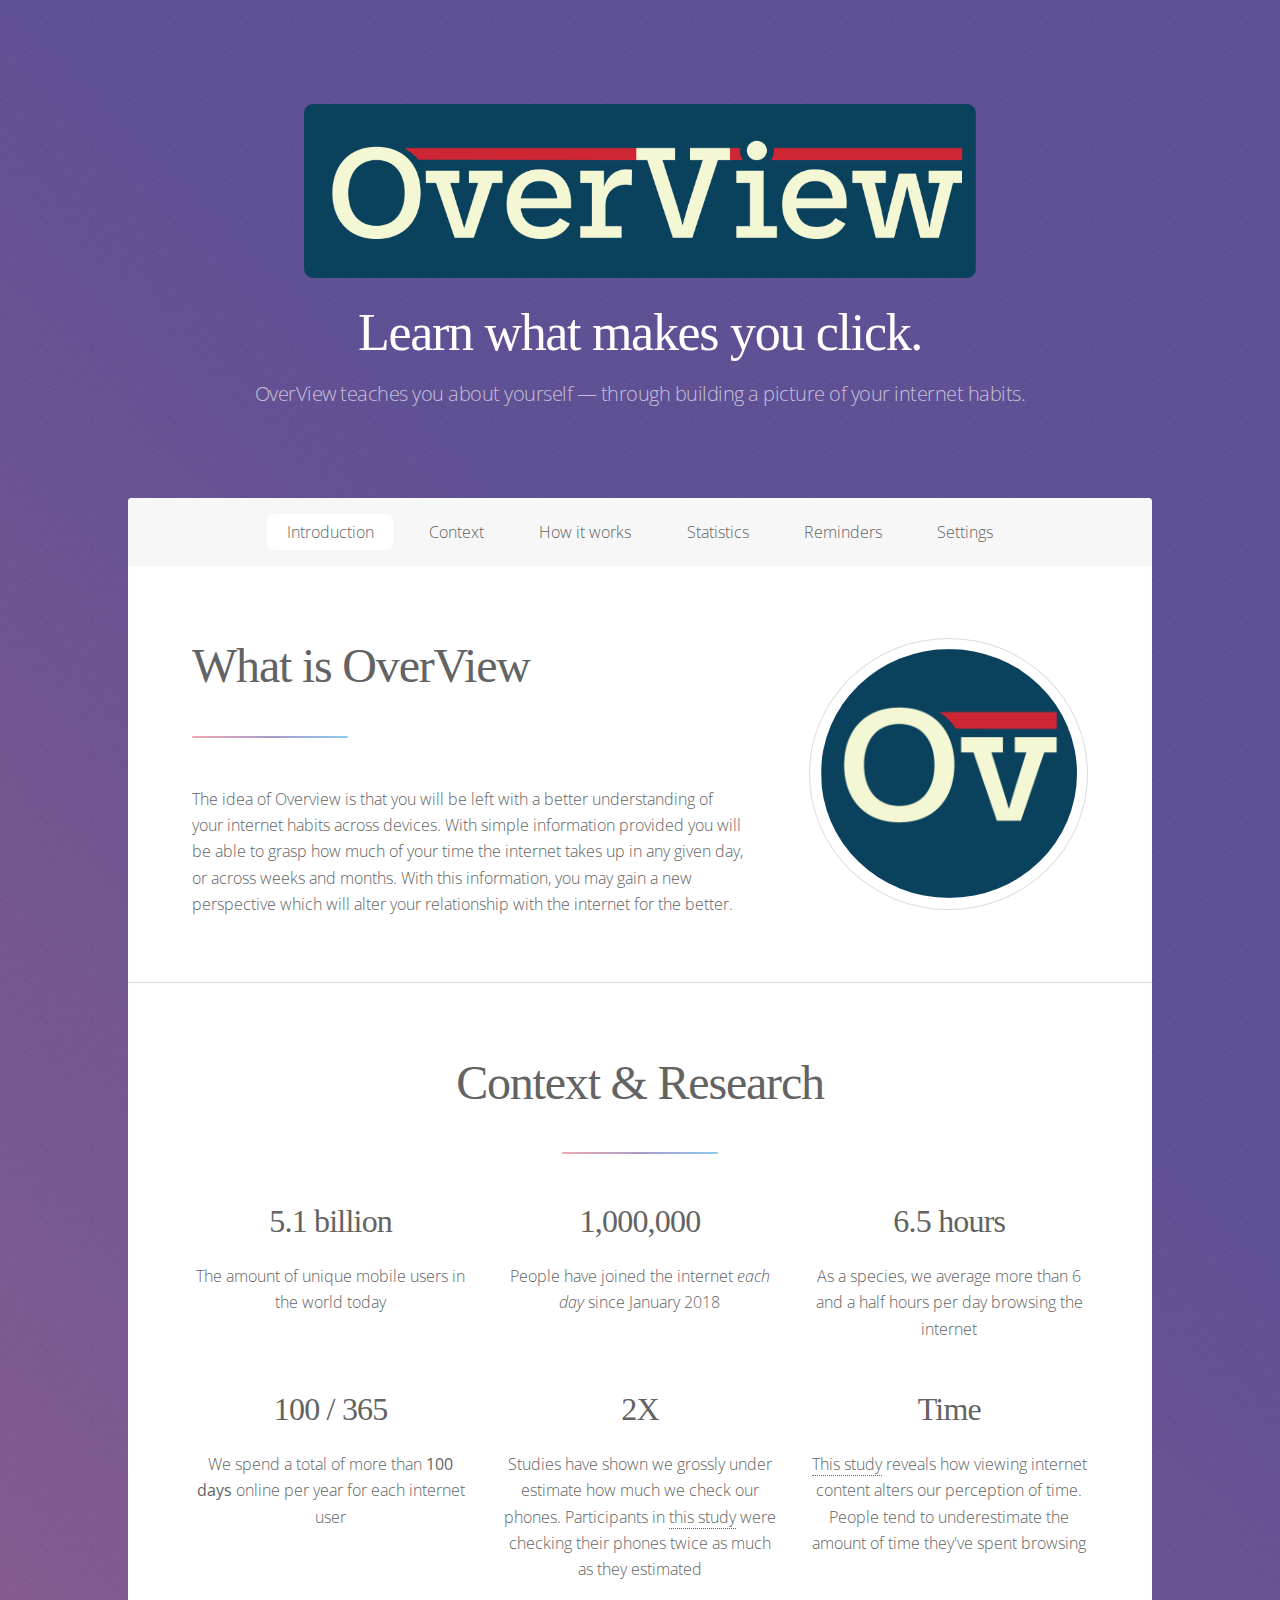
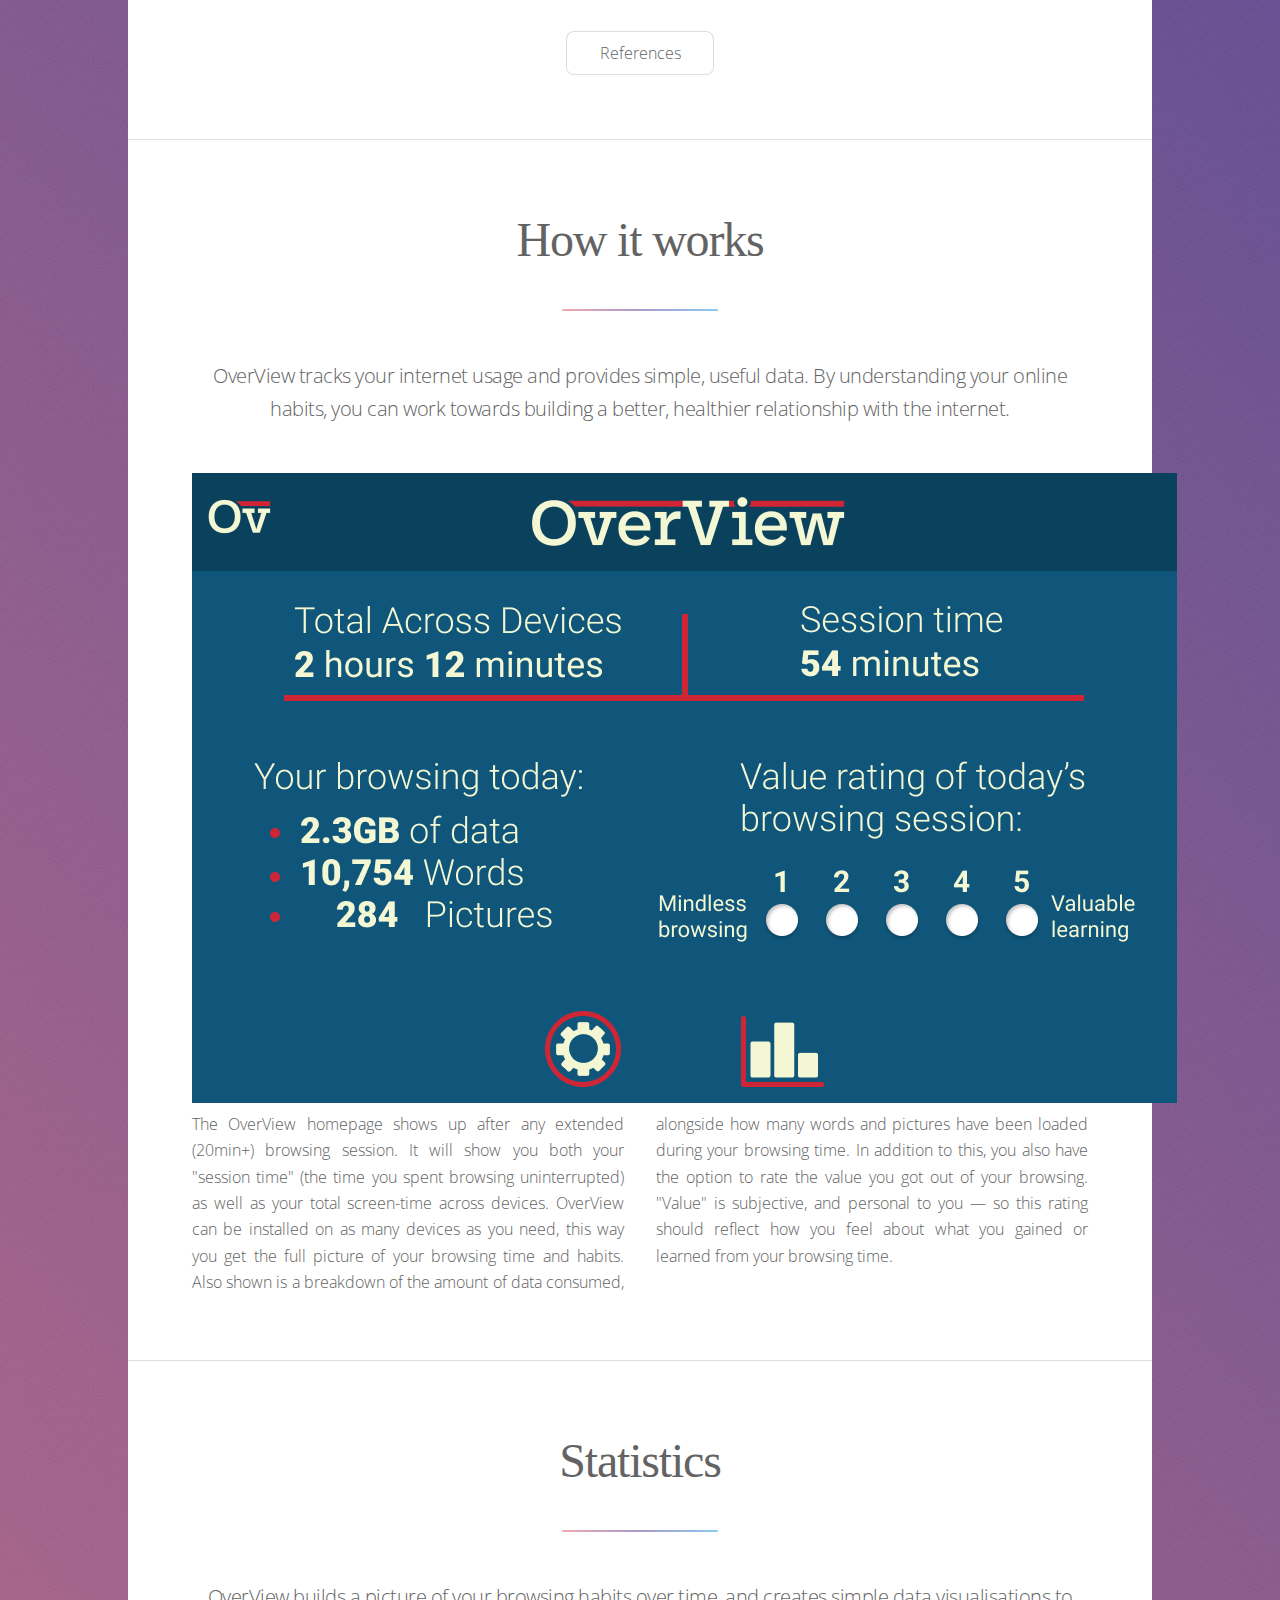
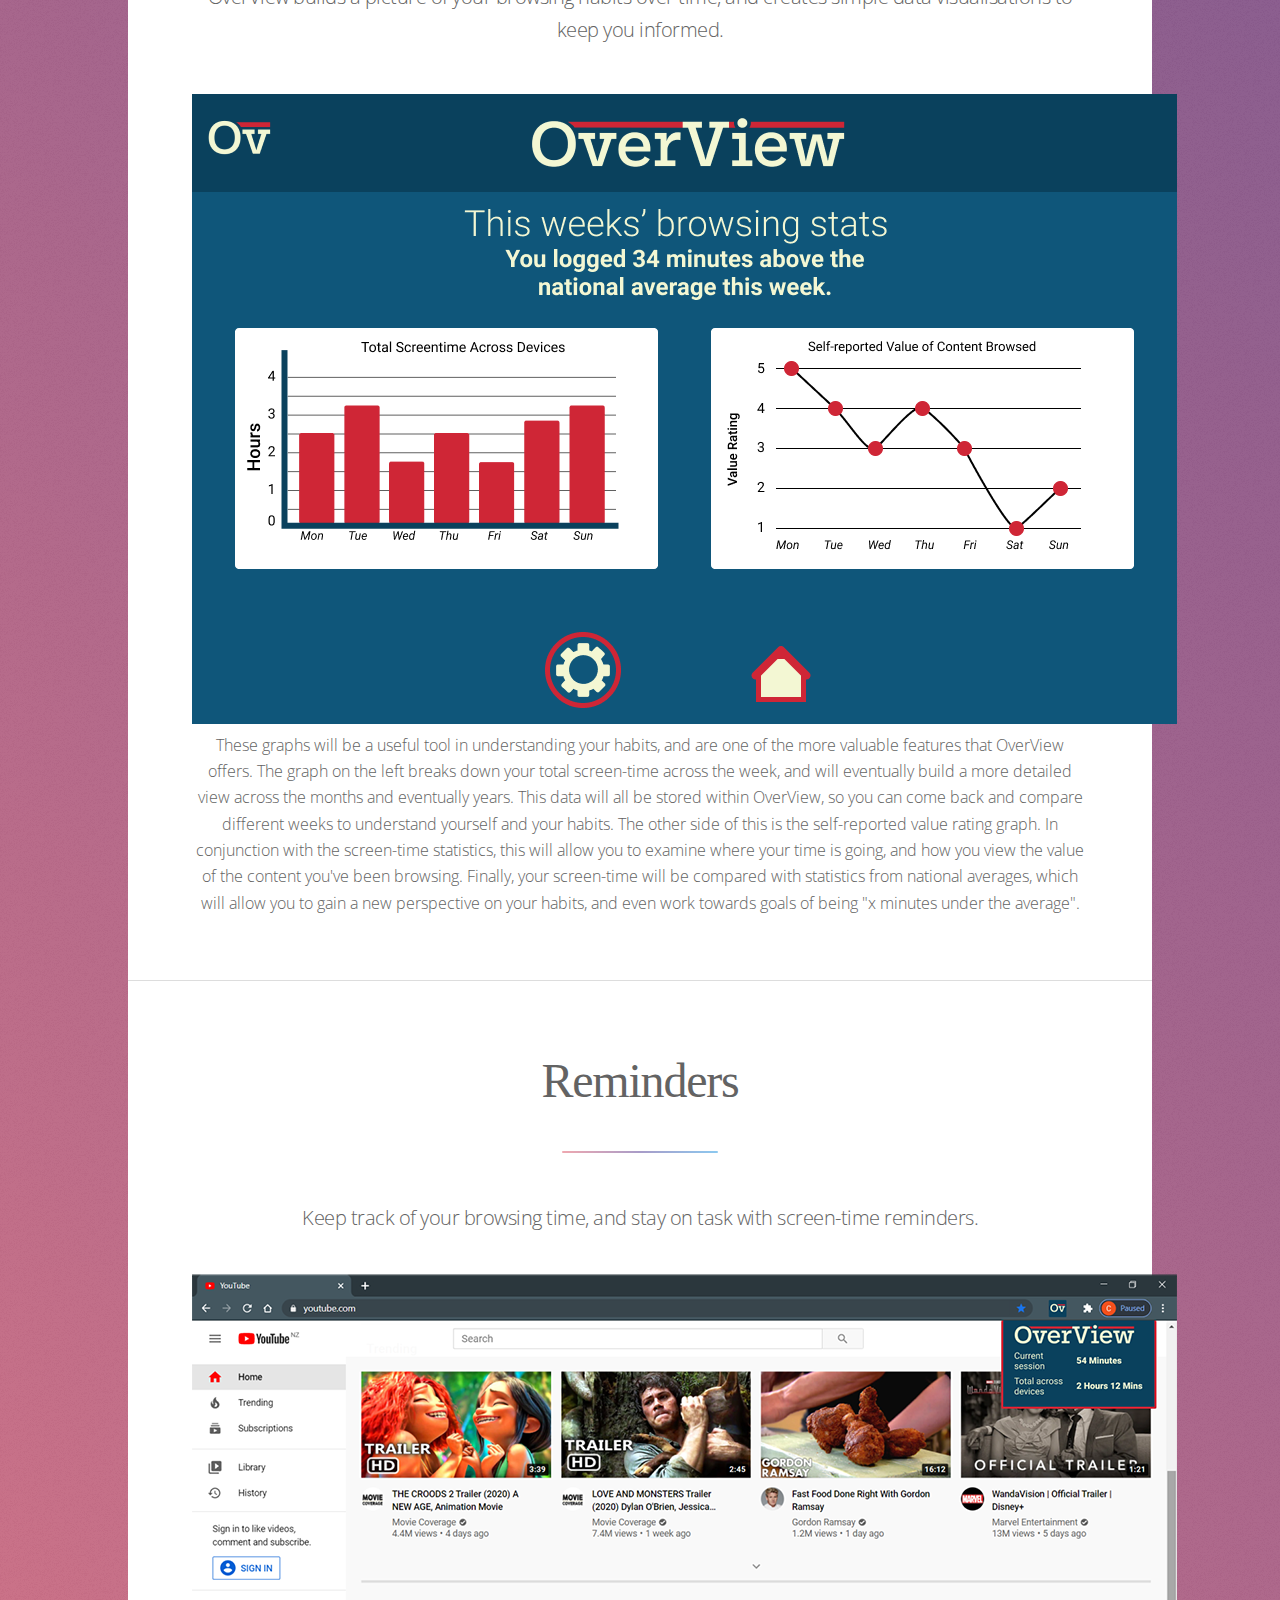
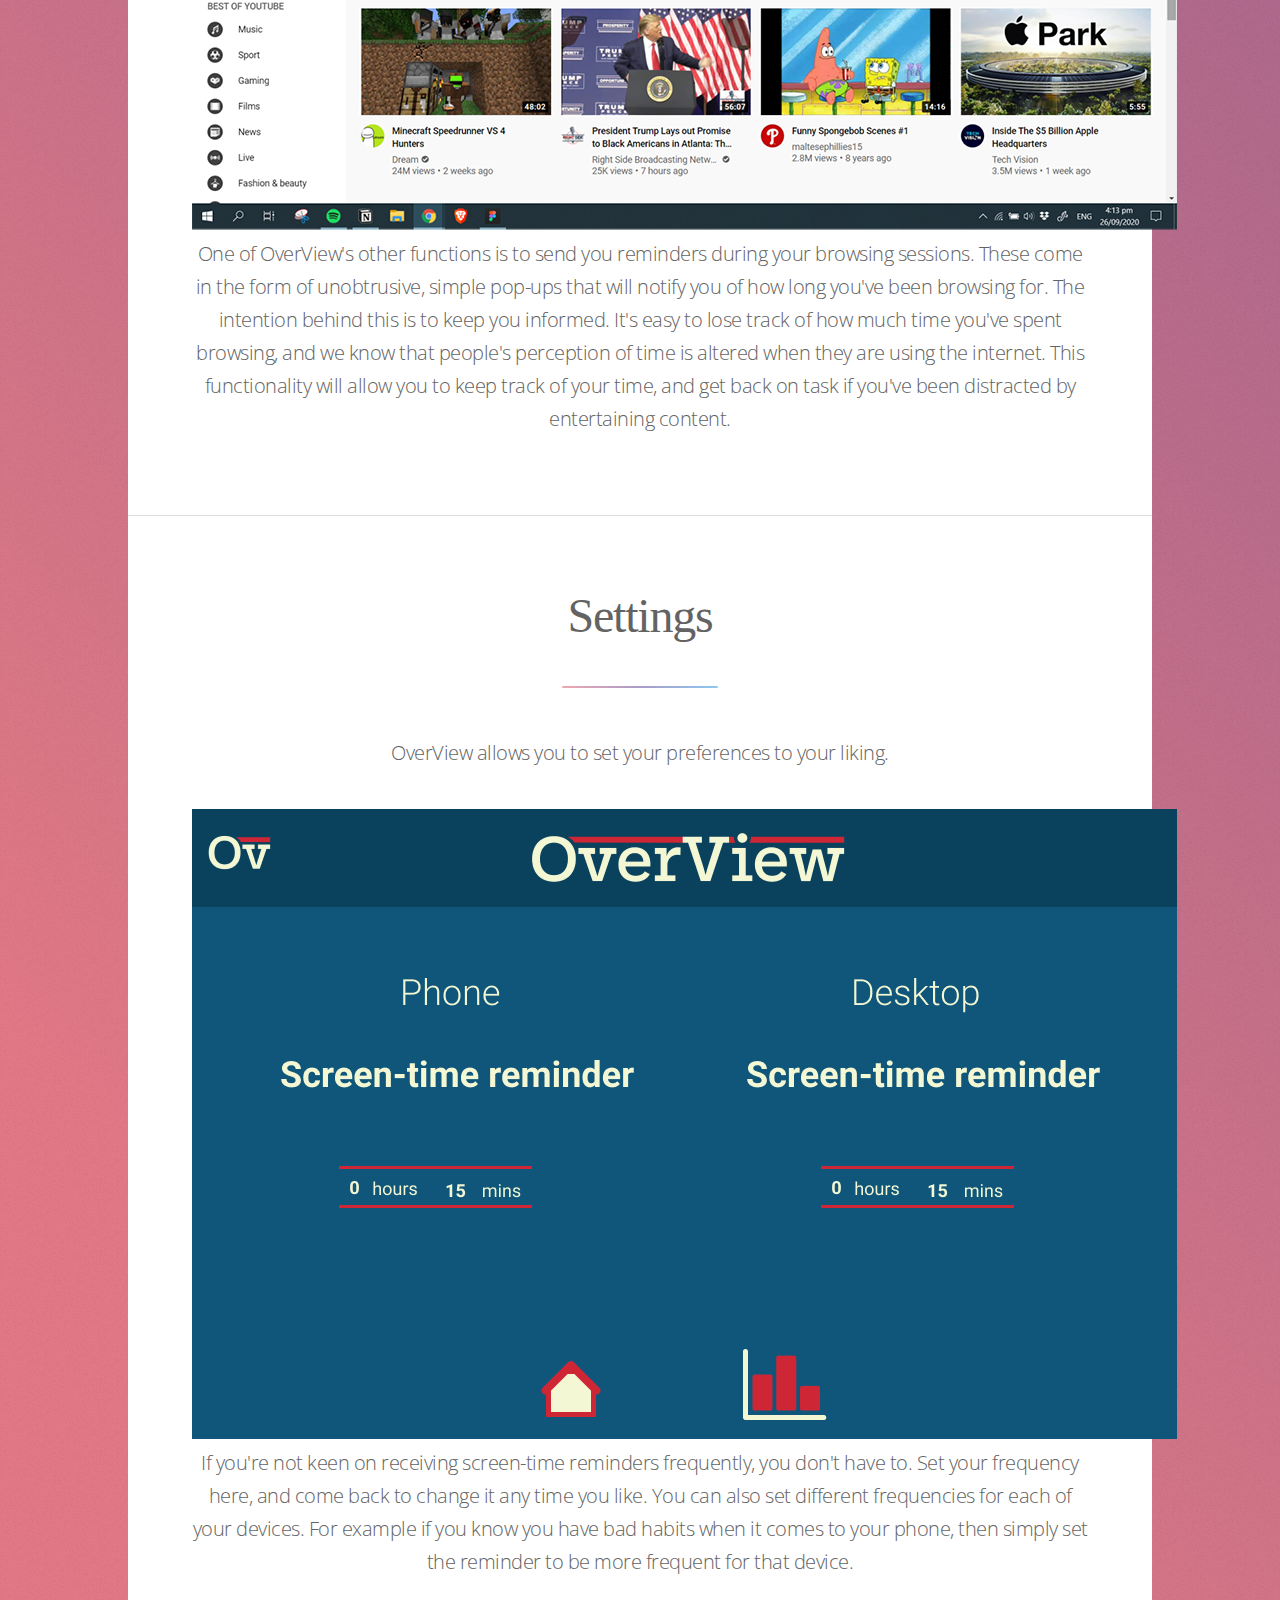
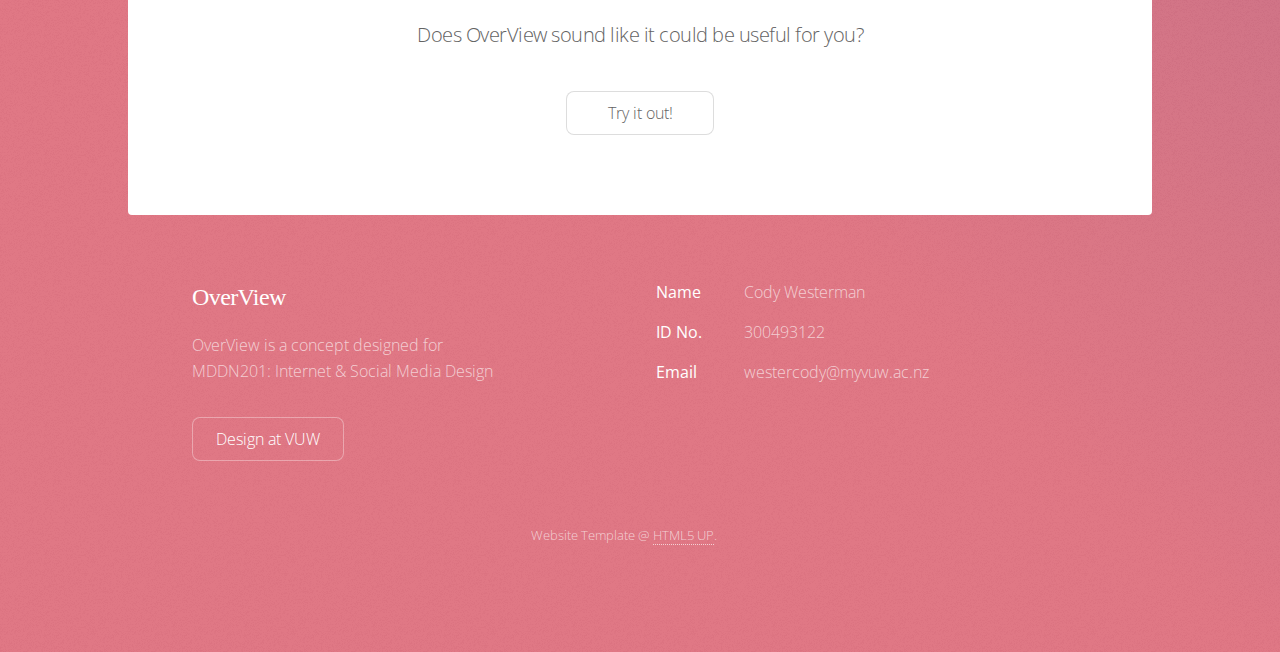
<file: index.html>
<!DOCTYPE HTML>
<!--
	Stellar by HTML5 UP
	html5up.net | @ajlkn
	Free for personal and commercial use under the CCA 3.0 license (html5up.net/license)
-->
<html>
	<head>
		<title>OverView</title>
		<meta charset="utf-8" />
		<meta name="viewport" content="width=device-width, initial-scale=1, user-scalable=no" />
		<link rel="stylesheet" href="assets/css/main.css" />
		<noscript><link rel="stylesheet" href="assets/css/noscript.css" /></noscript>
	</head>
	<body class="is-preload">

		<!-- Wrapper -->
			<div id="wrapper">

				<!-- Header -->
					<header id="header" class="alt">
						<span class="logo"><img src="images/Overview-wordmark.png" alt="" /></span>
						<h1>Learn what makes you click.</h1>
						<p>OverView teaches you about yourself — through building a picture of your internet habits.</p>
					</header>

				<!-- Nav -->
					<nav id="nav">
						<ul>
							<li><a href="#intro" class="active">Introduction</a></li>
							<li><a href="#first">Context</a></li>
							<li><a href="#second">How it works</a></li>
							<li><a href="#third">Statistics</a></li>
							<li><a href="#fourth">Reminders</a></li>
							<li><a href="#fifth">Settings</a></li>
						</ul>
					</nav>

				<!-- Main -->
					<div id="main">

						<!-- Introduction -->
							<section id="intro" class="main">
								<div class="spotlight">
									<div class="content">
										<header class="major">
											<h2>What is OverView</h2>
										</header>
										<p>The idea of Overview is that you will be left with a better understanding of your 
											internet habits across devices. With simple information provided 
											you will be able to grasp how much of your time the internet takes up in any given day, or across weeks 
											and months. With this information, you may gain a new perspective which will alter your relationship
											with the internet for the better.</p>
									</div>
									<span class="image"><img src="images/Overview-monogram.png"></span>
								</div>
							</section>

						<!-- First Section -->
							<section id="first" class="main special">
								<header class="major">
									<h2>Context & Research</h2>
								</header>
								<ul class="features">
									<li>
										
										<h1>5.1 billion</h1>
										<p>The amount of unique mobile users in the world today</p>
									</li>
									<li>
										<h1>1,000,000</h1>
										<p>People have joined the internet <em>each day</em> since January 2018</p>
									</li>
									<li>
										<h1>6.5 hours</h1>
										<p>As a species, we average more than 6 and a half hours per day browsing the internet
										</p>
									</li>
									<li>
										<h1>100 / 365</h1>
										<p>We spend a total of more than <strong>100 days</strong> online per year for each internet user</p>
									</li>
									<li>
										<h1>2X</h1>
										<p>Studies have shown we grossly under estimate how much we check our phones. Participants in
											<a href="https://www.upi.com/Science_News/2015/10/29/People-stare-at-smartphones-twice-as-much-as-they-think/2621446136040/">this study</a>
											were checking their phones twice as much as they estimated</p>
									</li>
									<li>
										<h1>Time</h1>
										<p><a href="https://www.sciencedaily.com/releases/2017/02/170207142702.htm">This study</a> 
											reveals how viewing internet content alters our perception of time. 
											People tend to underestimate the amount of time they've spent browsing</p>
									</li>
								</ul>
								<footer class="major">
									<ul class="actions special">
										<li><a href="https://thenextweb.com/contributors/2019/01/30/digital-trends-2019-every-single-stat-you-need-to-know-about-the-internet/" class="button">References</a></li>
									</ul>
								</footer>
							</section>

						<!-- Second Section -->
							<section id="second" class="main special">
								<header class="major">
									<h2>How it works</h2>
									<p>OverView tracks your internet usage and provides simple, useful data. By understanding your online habits, you can work towards building a better, healthier relationship with the internet.</p>
								</header>
								<img src="images/OV-home.png" alt="OverView_example">
								<p class="content">The OverView homepage shows up after any extended (20min+) browsing session. It will show you both your "session time" (the time you spent browsing uninterrupted) as well as your total screen-time across devices. OverView can be installed on as many devices as you need, this way you get the full picture of your browsing time and habits. Also shown is a breakdown of the amount of data consumed, alongside how many words and pictures have been loaded during your browsing time. In addition to this, you also have the option to rate the value you got out of your browsing. "Value" is subjective, and personal to you — so this rating should reflect how you feel about what you gained or learned from your browsing time.</p>
							</section>

							<section id="third" class="main special">
								<header class="major">
									<h2>Statistics</h2>
									<p>OverView builds a picture of your browsing habits over time, and creates simple data visualisations to keep you informed.</p>
								</header>
								<img src="images/OV-stats.png" alt="OverView Statistics">
								<p>These graphs will be a useful tool in understanding your habits, and are one of the more valuable features that OverView offers. The graph on the left breaks down your total screen-time across the week, and will eventually build a more detailed view across the months and eventually years. This data will all be stored within OverView, so you can come back and compare different weeks to understand yourself and your habits. The other side of this is the self-reported value rating graph. In conjunction with the screen-time statistics, this will allow you to examine where your time is going, and how you view the value of the content you've been browsing. Finally, your screen-time will be compared with statistics from national averages, which will allow you to gain a new perspective on your habits, and even work towards goals of being "x minutes under the average".</p>
							</section>

						<!-- Get Started -->
							<section id="fourth" class="main special">
								<header class="major">
									<h2>Reminders</h2>
									<p>Keep track of your browsing time, and stay on task with screen-time reminders.</p>
									<img src="images/On-screen-timer.png" alt="Reminders">
									<p>One of OverView's other functions is to send you reminders during your browsing sessions. These come in the form of unobtrusive, simple pop-ups that will notify you of how long you've been browsing for. The intention behind this is to keep you informed. It's easy to lose track of how much time you've spent browsing, and we know that people's perception of time is altered when they are using the internet. This functionality will allow you to keep track of your time, and get back on task if you've been distracted by entertaining content.</p>
								</section>

								<section id="fifth" class="main special">
									<header class="major">
										<h2>Settings</h2>
										<p>OverView allows you to set your preferences to your liking.</p>
										<img src="images/OV-settings.png" alt="Settings">
										<p>If you're not keen on receiving screen-time reminders frequently, you don't have to.
										Set your frequency here, and come back to change it any time you like. You can also set different frequencies
										for each of your devices. For example if you know you have bad habits when it comes to your
										phone, then simply set the reminder to be more frequent for that device.
										</p>
										<p>Does OverView sound like it could be useful for you?</p>
										<a href="https://www.figma.com/proto/TJPGQPzBcUxVaPO0VXGJcx/OverView-Sreens?node-id=1%3A3&viewport=424%2C174%2C0.28036612272262573&scaling=min-zoom" class="button">Try it out!</a>
									</section>

					</div>

				<!-- Footer -->
					<footer id="footer">
						<section>
							<h2>OverView</h2>
							<p>OverView is a concept designed for <br> MDDN201: Internet & Social Media Design</p>
							<ul class="actions">
								<li><a href="https://www.wgtn.ac.nz/design-innovation" class="button">Design at VUW</a></li>
							</ul>
						</section>
						<section>
							<dl class="alt">
								<dt>Name</dt>
								<dd>Cody Westerman</dd>
								<dt>ID No.</dt>
								<dd>300493122</dd>
								<dt>Email</dt>
								<dd>westercody@myvuw.ac.nz</dd>
							</dl>
						</section>
						<p class="copyright"> Website Template @ <a href="https://html5up.net">HTML5 UP</a>.</p>
					</footer>

			</div>

		<!-- Scripts -->
			<script src="assets/js/jquery.min.js"></script>
			<script src="assets/js/jquery.scrollex.min.js"></script>
			<script src="assets/js/jquery.scrolly.min.js"></script>
			<script src="assets/js/browser.min.js"></script>
			<script src="assets/js/breakpoints.min.js"></script>
			<script src="assets/js/util.js"></script>
			<script src="assets/js/main.js"></script>

	</body>
</html>
</file>
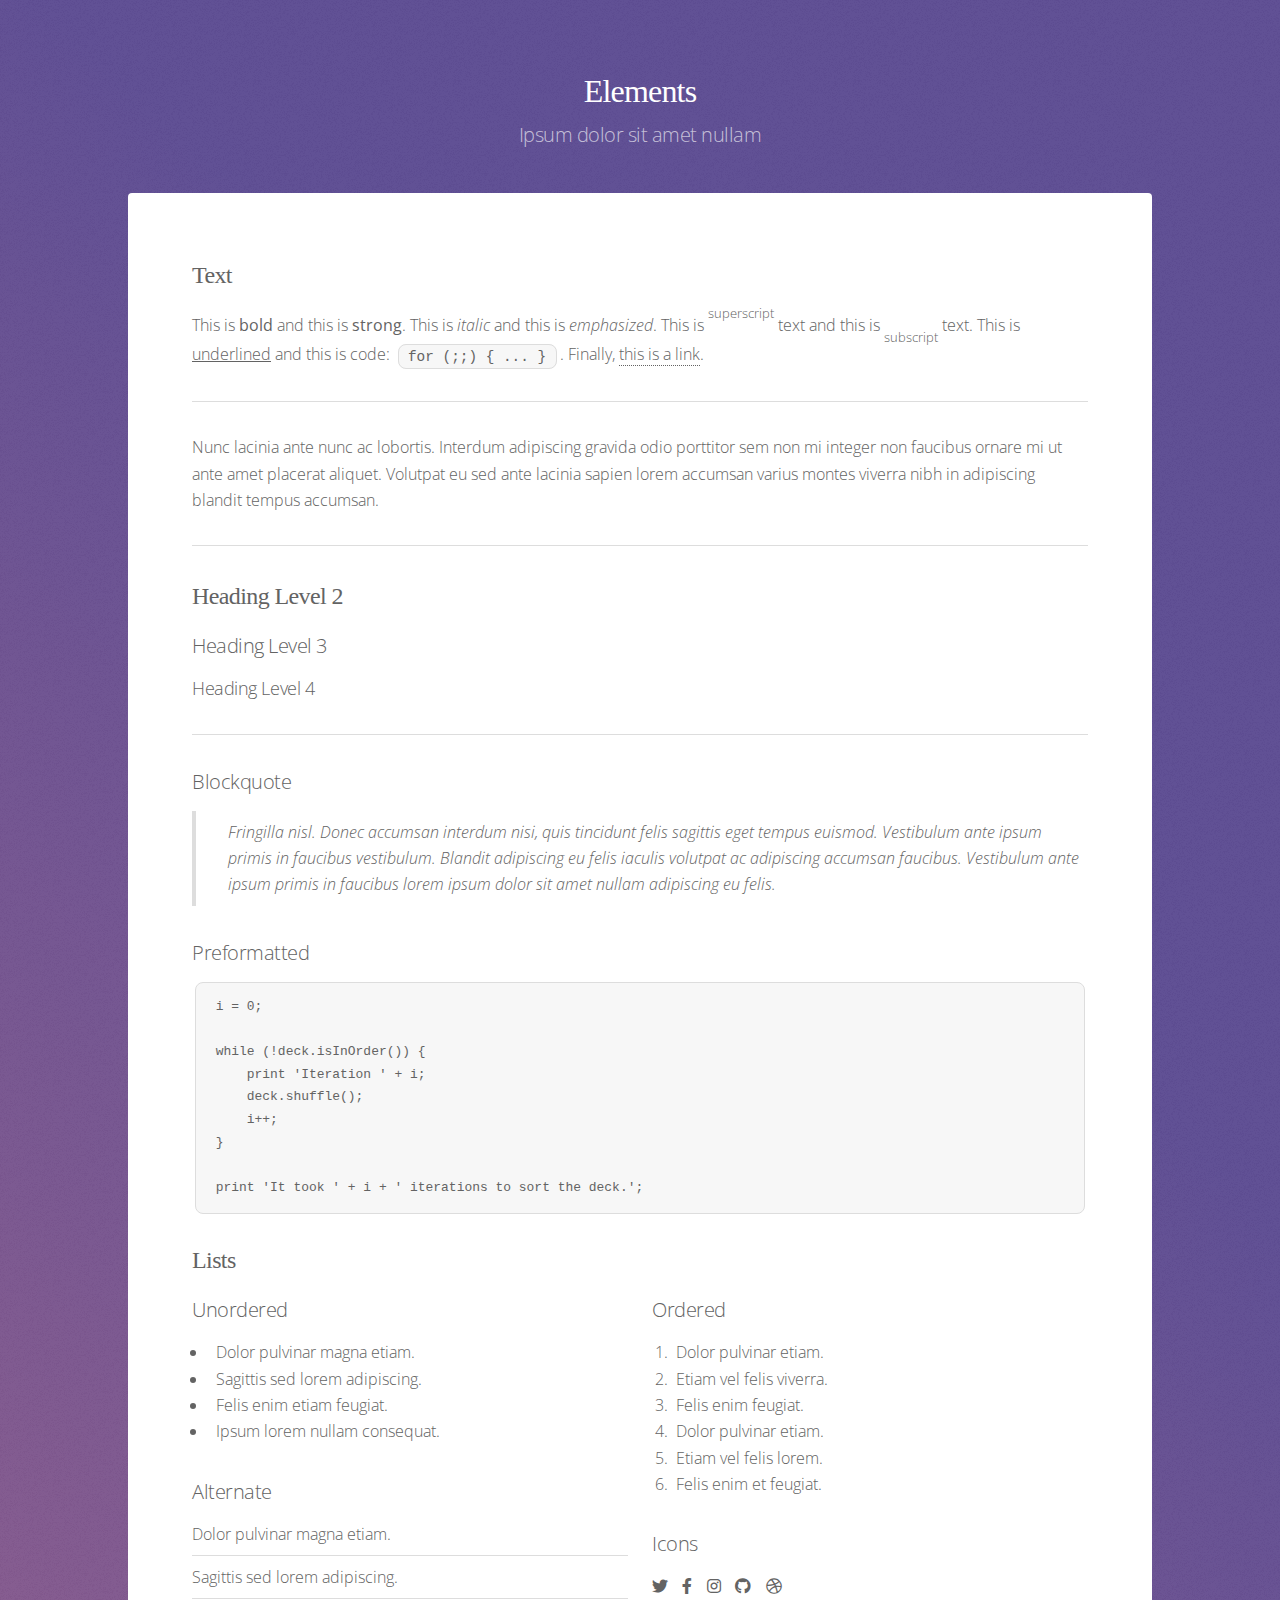
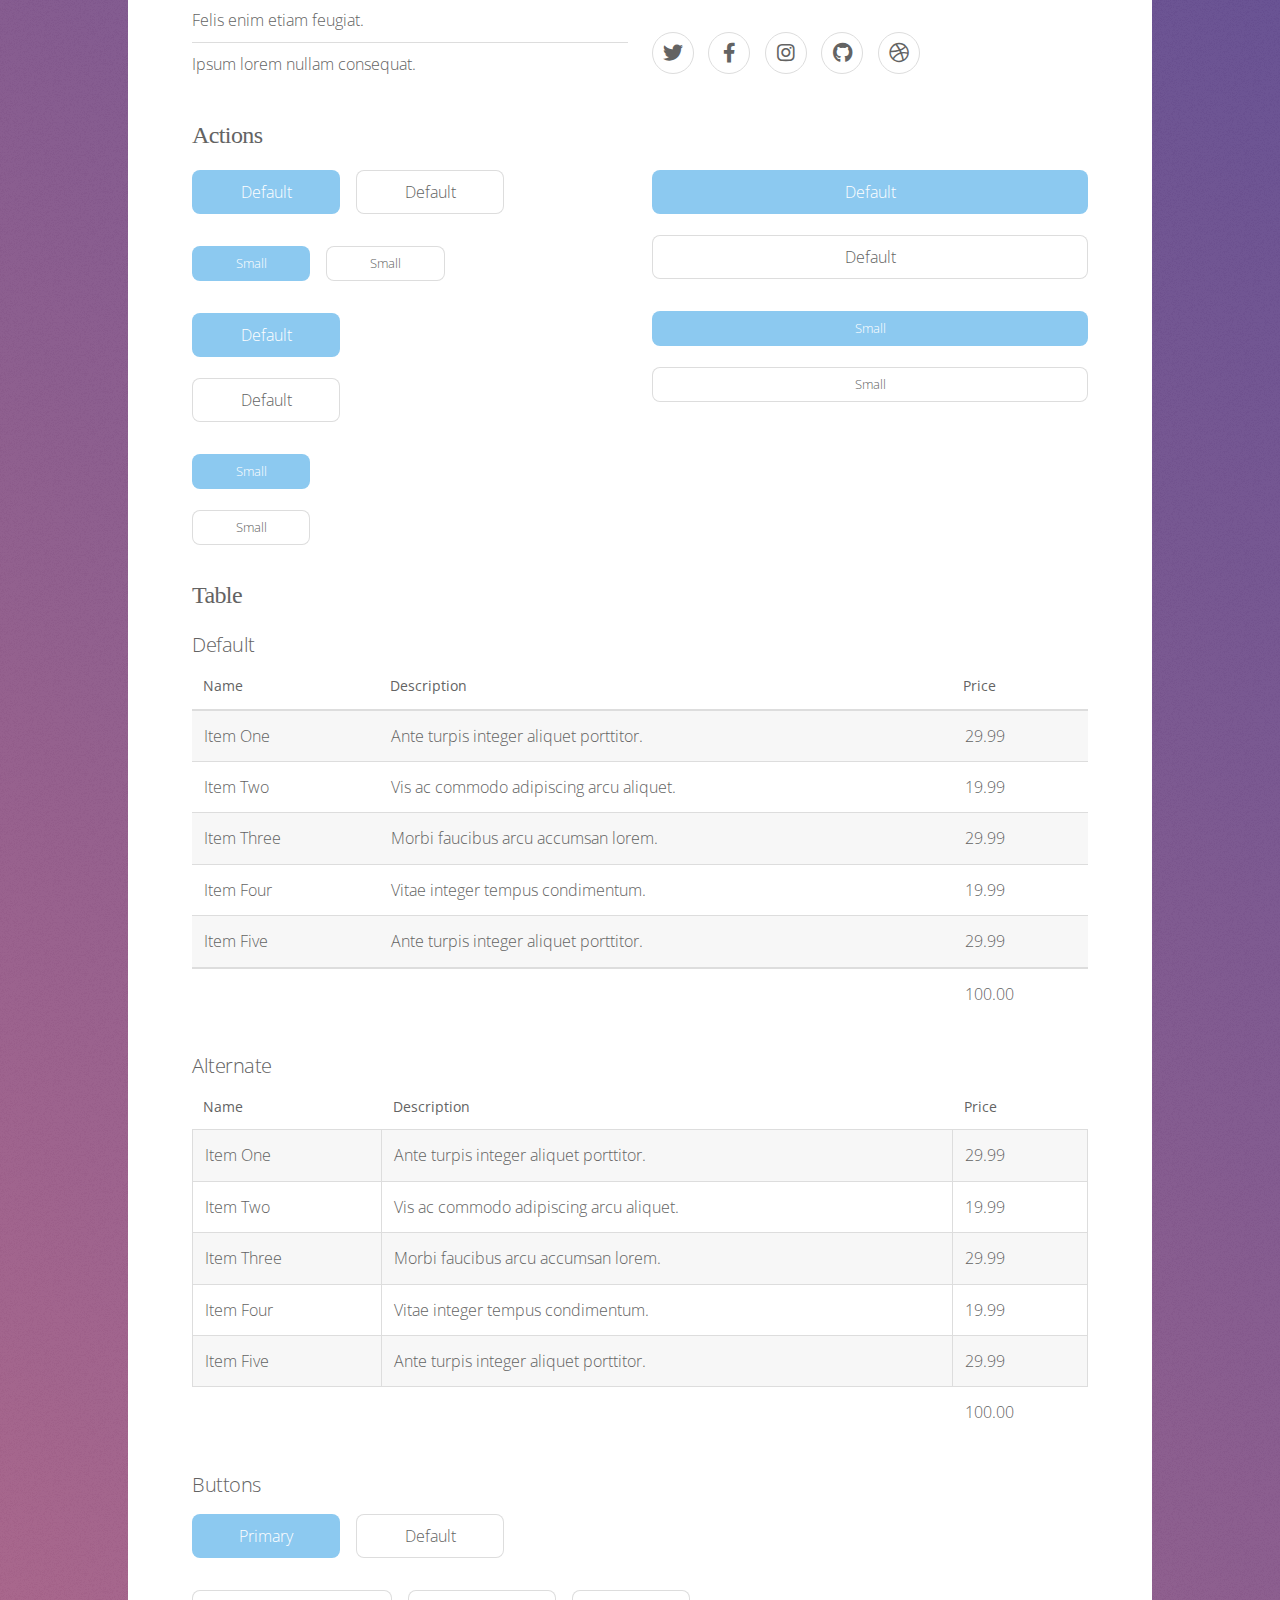
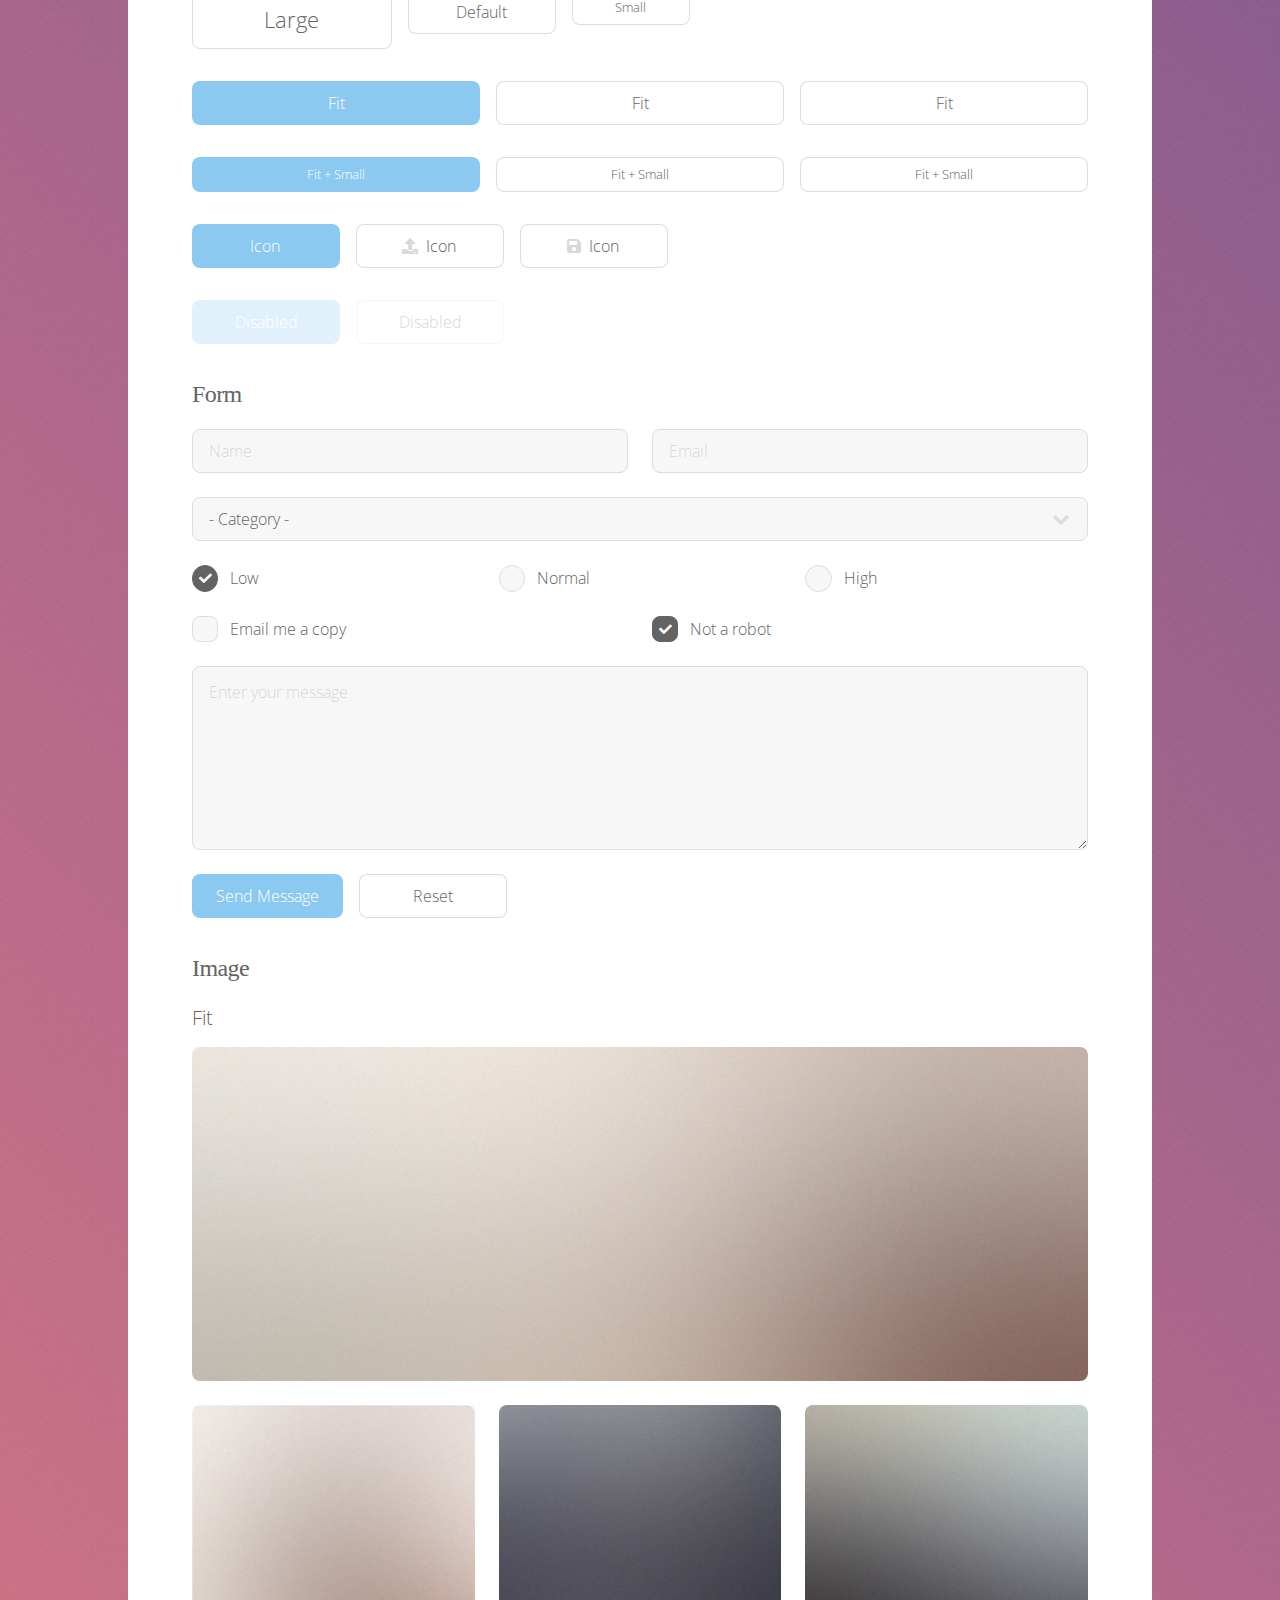
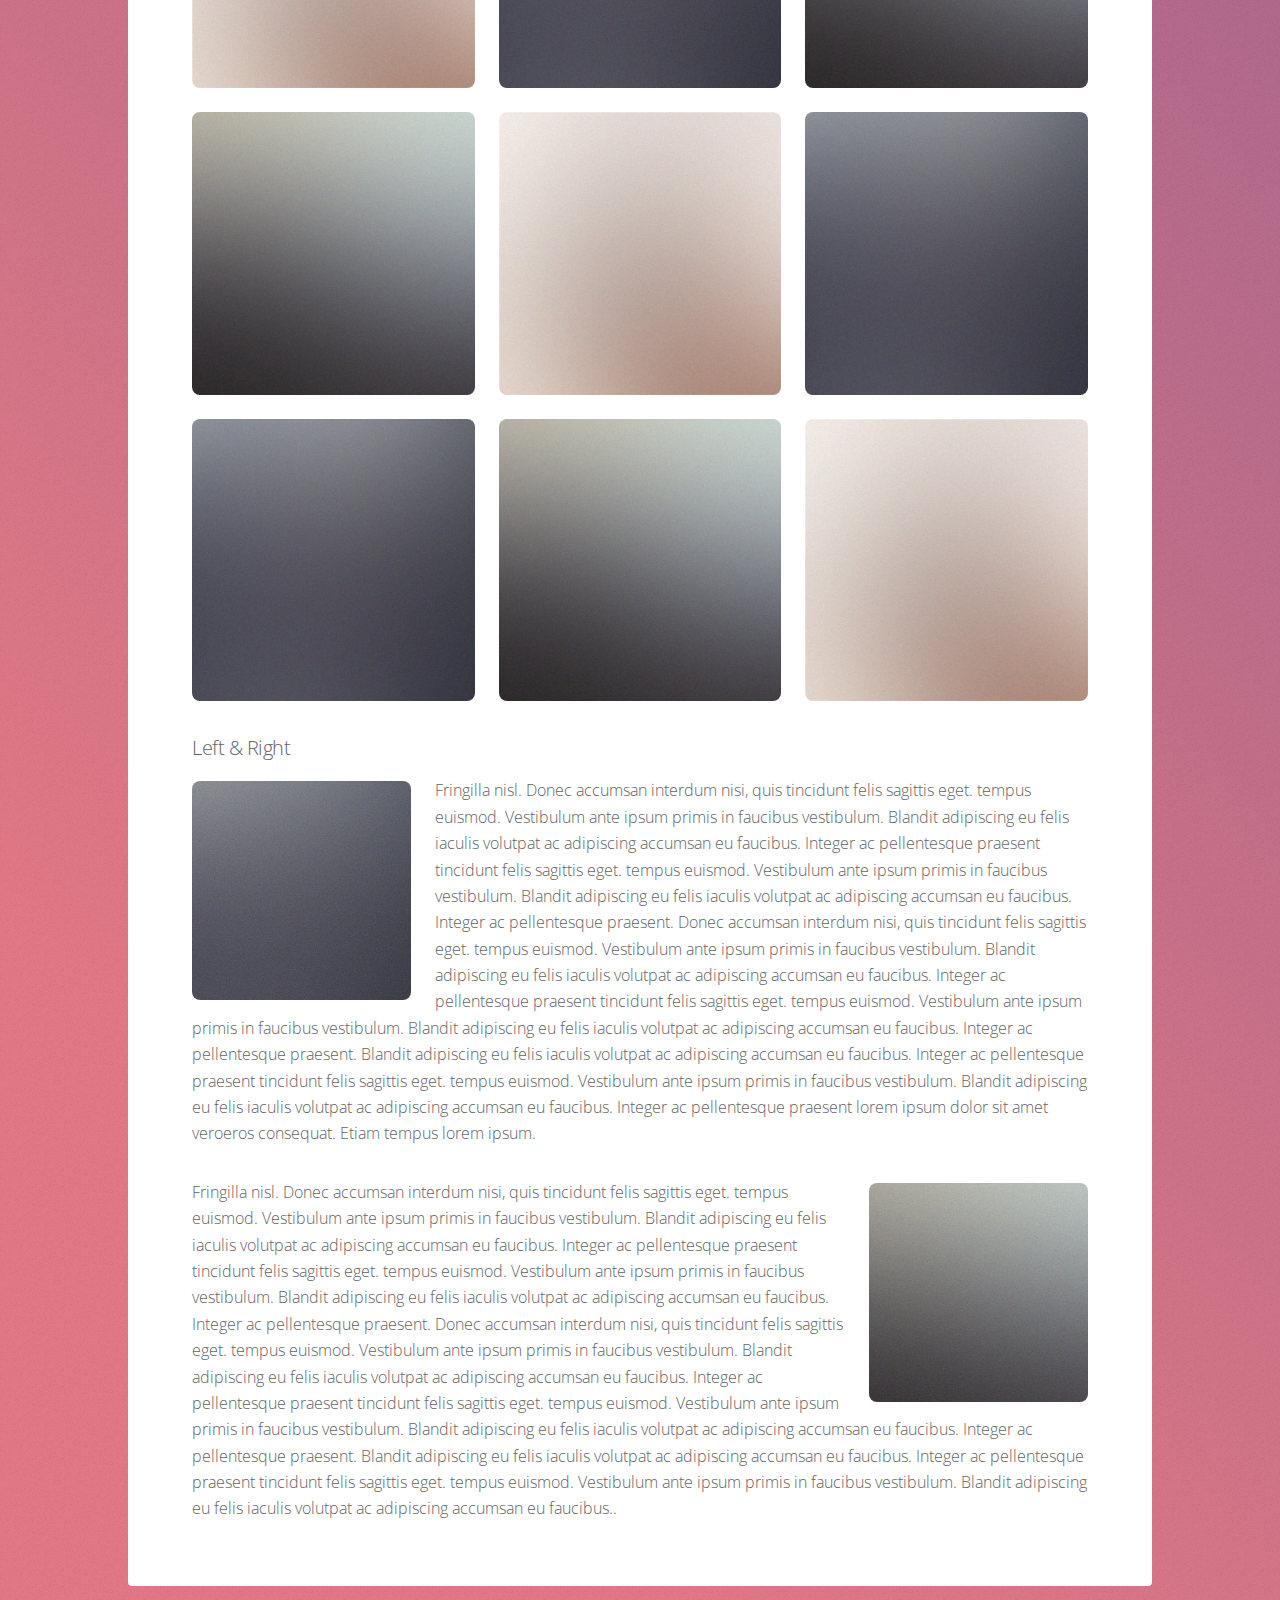
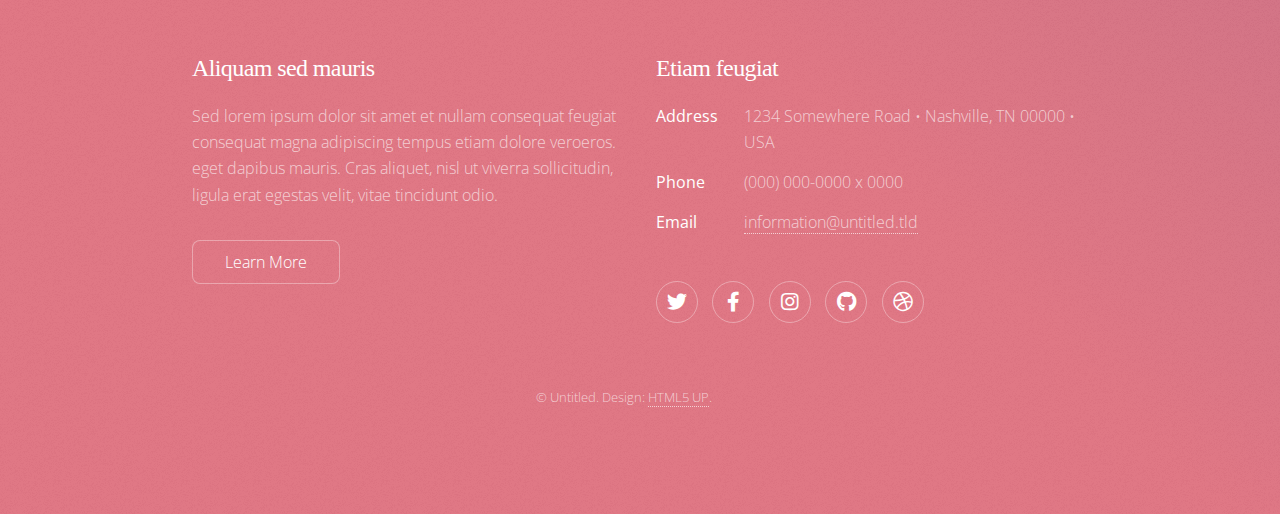
<file: elements.html>
<!DOCTYPE HTML>
<!--
	Stellar by HTML5 UP
	html5up.net | @ajlkn
	Free for personal and commercial use under the CCA 3.0 license (html5up.net/license)
-->
<html>
	<head>
		<title>Elements - Stellar by HTML5 UP</title>
		<meta charset="utf-8" />
		<meta name="viewport" content="width=device-width, initial-scale=1, user-scalable=no" />
		<link rel="stylesheet" href="assets/css/main.css" />
		<noscript><link rel="stylesheet" href="assets/css/noscript.css" /></noscript>
	</head>
	<body class="is-preload">

		<!-- Wrapper -->
			<div id="wrapper">

				<!-- Header -->
					<header id="header">
						<h1>Elements</h1>
						<p>Ipsum dolor sit amet nullam</p>
					</header>

				<!-- Main -->
					<div id="main">

						<!-- Content -->
							<section id="content" class="main">

								<!-- Text -->
									<section>
										<h2>Text</h2>
										<p>This is <b>bold</b> and this is <strong>strong</strong>. This is <i>italic</i> and this is <em>emphasized</em>.
										This is <sup>superscript</sup> text and this is <sub>subscript</sub> text.
										This is <u>underlined</u> and this is code: <code>for (;;) { ... }</code>. Finally, <a href="#">this is a link</a>.</p>
										<hr />
										<p>Nunc lacinia ante nunc ac lobortis. Interdum adipiscing gravida odio porttitor sem non mi integer non faucibus ornare mi ut ante amet placerat aliquet. Volutpat eu sed ante lacinia sapien lorem accumsan varius montes viverra nibh in adipiscing blandit tempus accumsan.</p>
										<hr />
										<h2>Heading Level 2</h2>
										<h3>Heading Level 3</h3>
										<h4>Heading Level 4</h4>
										<hr />
										<h3>Blockquote</h3>
										<blockquote>Fringilla nisl. Donec accumsan interdum nisi, quis tincidunt felis sagittis eget tempus euismod. Vestibulum ante ipsum primis in faucibus vestibulum. Blandit adipiscing eu felis iaculis volutpat ac adipiscing accumsan faucibus. Vestibulum ante ipsum primis in faucibus lorem ipsum dolor sit amet nullam adipiscing eu felis.</blockquote>
										<h3>Preformatted</h3>
										<pre><code>i = 0;

while (!deck.isInOrder()) {
    print 'Iteration ' + i;
    deck.shuffle();
    i++;
}

print 'It took ' + i + ' iterations to sort the deck.';</code></pre>
									</section>

								<!-- Lists -->
									<section>
										<h2>Lists</h2>
										<div class="row">
											<div class="col-6 col-12-medium">
												<h3>Unordered</h3>
												<ul>
													<li>Dolor pulvinar magna etiam.</li>
													<li>Sagittis sed lorem adipiscing.</li>
													<li>Felis enim etiam feugiat.</li>
													<li>Ipsum lorem nullam consequat.</li>
												</ul>
												<h3>Alternate</h3>
												<ul class="alt">
													<li>Dolor pulvinar magna etiam.</li>
													<li>Sagittis sed lorem adipiscing.</li>
													<li>Felis enim etiam feugiat.</li>
													<li>Ipsum lorem nullam consequat.</li>
												</ul>
											</div>
											<div class="col-6 col-12-medium">
												<h3>Ordered</h3>
												<ol>
													<li>Dolor pulvinar etiam.</li>
													<li>Etiam vel felis viverra.</li>
													<li>Felis enim feugiat.</li>
													<li>Dolor pulvinar etiam.</li>
													<li>Etiam vel felis lorem.</li>
													<li>Felis enim et feugiat.</li>
												</ol>
												<h3>Icons</h3>
												<ul class="icons">
													<li><a href="#" class="icon brands fa-twitter"><span class="label">Twitter</span></a></li>
													<li><a href="#" class="icon brands fa-facebook-f"><span class="label">Facebook</span></a></li>
													<li><a href="#" class="icon brands fa-instagram"><span class="label">Instagram</span></a></li>
													<li><a href="#" class="icon brands fa-github"><span class="label">GitHub</span></a></li>
													<li><a href="#" class="icon brands fa-dribbble"><span class="label">Dribbble</span></a></li>
												</ul>
												<ul class="icons">
													<li><a href="#" class="icon brands alt fa-twitter"><span class="label">Twitter</span></a></li>
													<li><a href="#" class="icon brands alt fa-facebook-f"><span class="label">Facebook</span></a></li>
													<li><a href="#" class="icon brands alt fa-instagram"><span class="label">Instagram</span></a></li>
													<li><a href="#" class="icon brands alt fa-github"><span class="label">GitHub</span></a></li>
													<li><a href="#" class="icon brands alt fa-dribbble"><span class="label">Dribbble</span></a></li>
												</ul>
											</div>
										</div>
										<h2>Actions</h2>
										<div class="row">
											<div class="col-6 col-12-medium">
												<ul class="actions">
													<li><a href="#" class="button primary">Default</a></li>
													<li><a href="#" class="button">Default</a></li>
												</ul>
												<ul class="actions small">
													<li><a href="#" class="button primary small">Small</a></li>
													<li><a href="#" class="button small">Small</a></li>
												</ul>
												<ul class="actions stacked">
													<li><a href="#" class="button primary">Default</a></li>
													<li><a href="#" class="button">Default</a></li>
												</ul>
												<ul class="actions stacked">
													<li><a href="#" class="button primary small">Small</a></li>
													<li><a href="#" class="button small">Small</a></li>
												</ul>
											</div>
											<div class="col-6 col-12-medium">
												<ul class="actions stacked">
													<li><a href="#" class="button primary fit">Default</a></li>
													<li><a href="#" class="button fit">Default</a></li>
												</ul>
												<ul class="actions stacked">
													<li><a href="#" class="button primary small fit">Small</a></li>
													<li><a href="#" class="button small fit">Small</a></li>
												</ul>
											</div>
										</div>
									</section>

								<!-- Table -->
									<section>
										<h2>Table</h2>
										<h3>Default</h3>
										<div class="table-wrapper">
											<table>
												<thead>
													<tr>
														<th>Name</th>
														<th>Description</th>
														<th>Price</th>
													</tr>
												</thead>
												<tbody>
													<tr>
														<td>Item One</td>
														<td>Ante turpis integer aliquet porttitor.</td>
														<td>29.99</td>
													</tr>
													<tr>
														<td>Item Two</td>
														<td>Vis ac commodo adipiscing arcu aliquet.</td>
														<td>19.99</td>
													</tr>
													<tr>
														<td>Item Three</td>
														<td> Morbi faucibus arcu accumsan lorem.</td>
														<td>29.99</td>
													</tr>
													<tr>
														<td>Item Four</td>
														<td>Vitae integer tempus condimentum.</td>
														<td>19.99</td>
													</tr>
													<tr>
														<td>Item Five</td>
														<td>Ante turpis integer aliquet porttitor.</td>
														<td>29.99</td>
													</tr>
												</tbody>
												<tfoot>
													<tr>
														<td colspan="2"></td>
														<td>100.00</td>
													</tr>
												</tfoot>
											</table>
										</div>

										<h3>Alternate</h3>
										<div class="table-wrapper">
											<table class="alt">
												<thead>
													<tr>
														<th>Name</th>
														<th>Description</th>
														<th>Price</th>
													</tr>
												</thead>
												<tbody>
													<tr>
														<td>Item One</td>
														<td>Ante turpis integer aliquet porttitor.</td>
														<td>29.99</td>
													</tr>
													<tr>
														<td>Item Two</td>
														<td>Vis ac commodo adipiscing arcu aliquet.</td>
														<td>19.99</td>
													</tr>
													<tr>
														<td>Item Three</td>
														<td> Morbi faucibus arcu accumsan lorem.</td>
														<td>29.99</td>
													</tr>
													<tr>
														<td>Item Four</td>
														<td>Vitae integer tempus condimentum.</td>
														<td>19.99</td>
													</tr>
													<tr>
														<td>Item Five</td>
														<td>Ante turpis integer aliquet porttitor.</td>
														<td>29.99</td>
													</tr>
												</tbody>
												<tfoot>
													<tr>
														<td colspan="2"></td>
														<td>100.00</td>
													</tr>
												</tfoot>
											</table>
										</div>
									</section>

								<!-- Buttons -->
									<section>
										<h3>Buttons</h3>
										<ul class="actions">
											<li><a href="#" class="button primary">Primary</a></li>
											<li><a href="#" class="button">Default</a></li>
										</ul>
										<ul class="actions">
											<li><a href="#" class="button large">Large</a></li>
											<li><a href="#" class="button">Default</a></li>
											<li><a href="#" class="button small">Small</a></li>
										</ul>
										<ul class="actions fit">
											<li><a href="#" class="button primary fit">Fit</a></li>
											<li><a href="#" class="button fit">Fit</a></li>
											<li><a href="#" class="button fit">Fit</a></li>
										</ul>
										<ul class="actions fit small">
											<li><a href="#" class="button primary fit small">Fit + Small</a></li>
											<li><a href="#" class="button fit small">Fit + Small</a></li>
											<li><a href="#" class="button fit small">Fit + Small</a></li>
										</ul>
										<ul class="actions">
											<li><a href="#" class="button primary icon solidfa-download">Icon</a></li>
											<li><a href="#" class="button icon solid fa-upload">Icon</a></li>
											<li><a href="#" class="button icon solid fa-save">Icon</a></li>
										</ul>
										<ul class="actions">
											<li><span class="button primary disabled">Disabled</span></li>
											<li><span class="button disabled">Disabled</span></li>
										</ul>
									</section>

								<!-- Form -->
									<section>
										<h2>Form</h2>
										<form method="post" action="#">
											<div class="row gtr-uniform">
												<div class="col-6 col-12-xsmall">
													<input type="text" name="demo-name" id="demo-name" value="" placeholder="Name" />
												</div>
												<div class="col-6 col-12-xsmall">
													<input type="email" name="demo-email" id="demo-email" value="" placeholder="Email" />
												</div>
												<div class="col-12">
													<select name="demo-category" id="demo-category">
														<option value="">- Category -</option>
														<option value="1">Manufacturing</option>
														<option value="1">Shipping</option>
														<option value="1">Administration</option>
														<option value="1">Human Resources</option>
													</select>
												</div>
												<div class="col-4 col-12-small">
													<input type="radio" id="demo-priority-low" name="demo-priority" checked>
													<label for="demo-priority-low">Low</label>
												</div>
												<div class="col-4 col-12-small">
													<input type="radio" id="demo-priority-normal" name="demo-priority">
													<label for="demo-priority-normal">Normal</label>
												</div>
												<div class="col-4 col-12-small">
													<input type="radio" id="demo-priority-high" name="demo-priority">
													<label for="demo-priority-high">High</label>
												</div>
												<div class="col-6 col-12-small">
													<input type="checkbox" id="demo-copy" name="demo-copy">
													<label for="demo-copy">Email me a copy</label>
												</div>
												<div class="col-6 col-12-small">
													<input type="checkbox" id="demo-human" name="demo-human" checked>
													<label for="demo-human">Not a robot</label>
												</div>
												<div class="col-12">
													<textarea name="demo-message" id="demo-message" placeholder="Enter your message" rows="6"></textarea>
												</div>
												<div class="col-12">
													<ul class="actions">
														<li><input type="submit" value="Send Message" class="primary" /></li>
														<li><input type="reset" value="Reset" /></li>
													</ul>
												</div>
											</div>
										</form>
									</section>

								<!-- Image -->
									<section>
										<h2>Image</h2>
										<h3>Fit</h3>
										<div class="box alt">
											<div class="row gtr-uniform">
												<div class="col-12"><span class="image fit"><img src="images/pic04.jpg" alt="" /></span></div>
												<div class="col-4"><span class="image fit"><img src="images/pic01.jpg" alt="" /></span></div>
												<div class="col-4"><span class="image fit"><img src="images/pic02.jpg" alt="" /></span></div>
												<div class="col-4"><span class="image fit"><img src="images/pic03.jpg" alt="" /></span></div>
												<div class="col-4"><span class="image fit"><img src="images/pic03.jpg" alt="" /></span></div>
												<div class="col-4"><span class="image fit"><img src="images/pic01.jpg" alt="" /></span></div>
												<div class="col-4"><span class="image fit"><img src="images/pic02.jpg" alt="" /></span></div>
												<div class="col-4"><span class="image fit"><img src="images/pic02.jpg" alt="" /></span></div>
												<div class="col-4"><span class="image fit"><img src="images/pic03.jpg" alt="" /></span></div>
												<div class="col-4"><span class="image fit"><img src="images/pic01.jpg" alt="" /></span></div>
											</div>
										</div>
										<h3>Left &amp; Right</h3>
										<p><span class="image left"><img src="images/pic05.jpg" alt="" /></span>Fringilla nisl. Donec accumsan interdum nisi, quis tincidunt felis sagittis eget. tempus euismod. Vestibulum ante ipsum primis in faucibus vestibulum. Blandit adipiscing eu felis iaculis volutpat ac adipiscing accumsan eu faucibus. Integer ac pellentesque praesent tincidunt felis sagittis eget. tempus euismod. Vestibulum ante ipsum primis in faucibus vestibulum. Blandit adipiscing eu felis iaculis volutpat ac adipiscing accumsan eu faucibus. Integer ac pellentesque praesent. Donec accumsan interdum nisi, quis tincidunt felis sagittis eget. tempus euismod. Vestibulum ante ipsum primis in faucibus vestibulum. Blandit adipiscing eu felis iaculis volutpat ac adipiscing accumsan eu faucibus. Integer ac pellentesque praesent tincidunt felis sagittis eget. tempus euismod. Vestibulum ante ipsum primis in faucibus vestibulum. Blandit adipiscing eu felis iaculis volutpat ac adipiscing accumsan eu faucibus. Integer ac pellentesque praesent. Blandit adipiscing eu felis iaculis volutpat ac adipiscing accumsan eu faucibus. Integer ac pellentesque praesent tincidunt felis sagittis eget. tempus euismod. Vestibulum ante ipsum primis in faucibus vestibulum. Blandit adipiscing eu felis iaculis volutpat ac adipiscing accumsan eu faucibus. Integer ac pellentesque praesent lorem ipsum dolor sit amet veroeros consequat. Etiam tempus lorem ipsum.</p>
										<p><span class="image right"><img src="images/pic06.jpg" alt="" /></span>Fringilla nisl. Donec accumsan interdum nisi, quis tincidunt felis sagittis eget. tempus euismod. Vestibulum ante ipsum primis in faucibus vestibulum. Blandit adipiscing eu felis iaculis volutpat ac adipiscing accumsan eu faucibus. Integer ac pellentesque praesent tincidunt felis sagittis eget. tempus euismod. Vestibulum ante ipsum primis in faucibus vestibulum. Blandit adipiscing eu felis iaculis volutpat ac adipiscing accumsan eu faucibus. Integer ac pellentesque praesent. Donec accumsan interdum nisi, quis tincidunt felis sagittis eget. tempus euismod. Vestibulum ante ipsum primis in faucibus vestibulum. Blandit adipiscing eu felis iaculis volutpat ac adipiscing accumsan eu faucibus. Integer ac pellentesque praesent tincidunt felis sagittis eget. tempus euismod. Vestibulum ante ipsum primis in faucibus vestibulum. Blandit adipiscing eu felis iaculis volutpat ac adipiscing accumsan eu faucibus. Integer ac pellentesque praesent. Blandit adipiscing eu felis iaculis volutpat ac adipiscing accumsan eu faucibus. Integer ac pellentesque praesent tincidunt felis sagittis eget. tempus euismod. Vestibulum ante ipsum primis in faucibus vestibulum. Blandit adipiscing eu felis iaculis volutpat ac adipiscing accumsan eu faucibus..</p>
									</section>

							</section>

					</div>

				<!-- Footer -->
					<footer id="footer">
						<section>
							<h2>Aliquam sed mauris</h2>
							<p>Sed lorem ipsum dolor sit amet et nullam consequat feugiat consequat magna adipiscing tempus etiam dolore veroeros. eget dapibus mauris. Cras aliquet, nisl ut viverra sollicitudin, ligula erat egestas velit, vitae tincidunt odio.</p>
							<ul class="actions">
								<li><a href="#" class="button">Learn More</a></li>
							</ul>
						</section>
						<section>
							<h2>Etiam feugiat</h2>
							<dl class="alt">
								<dt>Address</dt>
								<dd>1234 Somewhere Road &bull; Nashville, TN 00000 &bull; USA</dd>
								<dt>Phone</dt>
								<dd>(000) 000-0000 x 0000</dd>
								<dt>Email</dt>
								<dd><a href="#">information@untitled.tld</a></dd>
							</dl>
							<ul class="icons">
								<li><a href="#" class="icon brands fa-twitter alt"><span class="label">Twitter</span></a></li>
								<li><a href="#" class="icon brands fa-facebook-f alt"><span class="label">Facebook</span></a></li>
								<li><a href="#" class="icon brands fa-instagram alt"><span class="label">Instagram</span></a></li>
								<li><a href="#" class="icon brands fa-github alt"><span class="label">GitHub</span></a></li>
								<li><a href="#" class="icon brands fa-dribbble alt"><span class="label">Dribbble</span></a></li>
							</ul>
						</section>
						<p class="copyright">&copy; Untitled. Design: <a href="https://html5up.net">HTML5 UP</a>.</p>
					</footer>

			</div>

		<!-- Scripts -->
			<script src="assets/js/jquery.min.js"></script>
			<script src="assets/js/jquery.scrollex.min.js"></script>
			<script src="assets/js/jquery.scrolly.min.js"></script>
			<script src="assets/js/browser.min.js"></script>
			<script src="assets/js/breakpoints.min.js"></script>
			<script src="assets/js/util.js"></script>
			<script src="assets/js/main.js"></script>

	</body>
</html>
</file>
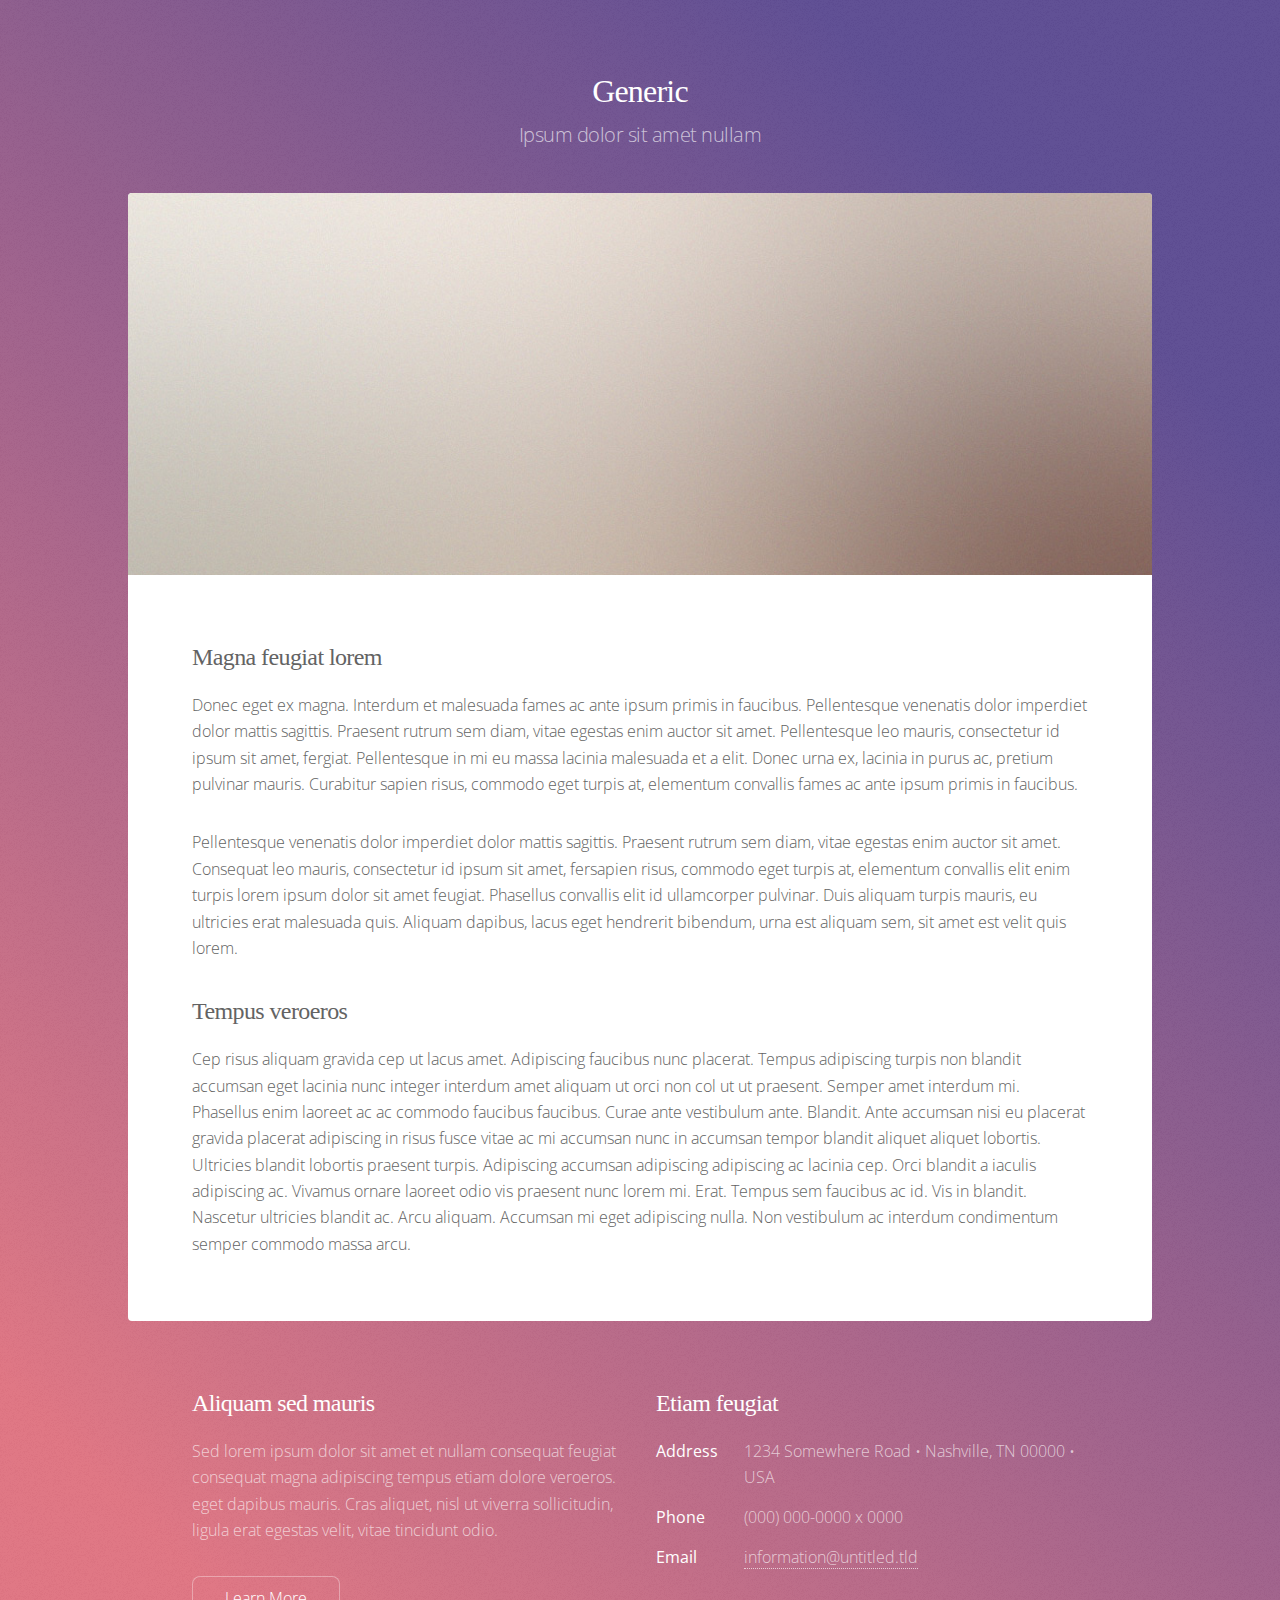
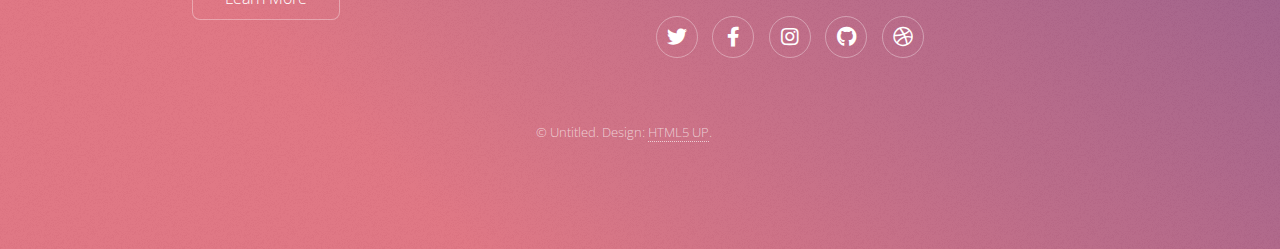
<file: generic.html>
<!DOCTYPE HTML>
<!--
	Stellar by HTML5 UP
	html5up.net | @ajlkn
	Free for personal and commercial use under the CCA 3.0 license (html5up.net/license)
-->
<html>
	<head>
		<title>Generic - Stellar by HTML5 UP</title>
		<meta charset="utf-8" />
		<meta name="viewport" content="width=device-width, initial-scale=1, user-scalable=no" />
		<link rel="stylesheet" href="assets/css/main.css" />
		<noscript><link rel="stylesheet" href="assets/css/noscript.css" /></noscript>
	</head>
	<body class="is-preload">

		<!-- Wrapper -->
			<div id="wrapper">

				<!-- Header -->
					<header id="header">
						<h1>Generic</h1>
						<p>Ipsum dolor sit amet nullam</p>
					</header>

				<!-- Main -->
					<div id="main">

						<!-- Content -->
							<section id="content" class="main">
								<span class="image main"><img src="images/pic04.jpg" alt="" /></span>
								<h2>Magna feugiat lorem</h2>
								<p>Donec eget ex magna. Interdum et malesuada fames ac ante ipsum primis in faucibus. Pellentesque venenatis dolor imperdiet dolor mattis sagittis. Praesent rutrum sem diam, vitae egestas enim auctor sit amet. Pellentesque leo mauris, consectetur id ipsum sit amet, fergiat. Pellentesque in mi eu massa lacinia malesuada et a elit. Donec urna ex, lacinia in purus ac, pretium pulvinar mauris. Curabitur sapien risus, commodo eget turpis at, elementum convallis fames ac ante ipsum primis in faucibus.</p>
								<p>Pellentesque venenatis dolor imperdiet dolor mattis sagittis. Praesent rutrum sem diam, vitae egestas enim auctor sit amet. Consequat leo mauris, consectetur id ipsum sit amet, fersapien risus, commodo eget turpis at, elementum convallis elit enim turpis lorem ipsum dolor sit amet feugiat. Phasellus convallis elit id ullamcorper pulvinar. Duis aliquam turpis mauris, eu ultricies erat malesuada quis. Aliquam dapibus, lacus eget hendrerit bibendum, urna est aliquam sem, sit amet est velit quis lorem.</p>
								<h2>Tempus veroeros</h2>
								<p>Cep risus aliquam gravida cep ut lacus amet. Adipiscing faucibus nunc placerat. Tempus adipiscing turpis non blandit accumsan eget lacinia nunc integer interdum amet aliquam ut orci non col ut ut praesent. Semper amet interdum mi. Phasellus enim laoreet ac ac commodo faucibus faucibus. Curae ante vestibulum ante. Blandit. Ante accumsan nisi eu placerat gravida placerat adipiscing in risus fusce vitae ac mi accumsan nunc in accumsan tempor blandit aliquet aliquet lobortis. Ultricies blandit lobortis praesent turpis. Adipiscing accumsan adipiscing adipiscing ac lacinia cep. Orci blandit a iaculis adipiscing ac. Vivamus ornare laoreet odio vis praesent nunc lorem mi. Erat. Tempus sem faucibus ac id. Vis in blandit. Nascetur ultricies blandit ac. Arcu aliquam. Accumsan mi eget adipiscing nulla. Non vestibulum ac interdum condimentum semper commodo massa arcu.</p>
							</section>

					</div>

				<!-- Footer -->
					<footer id="footer">
						<section>
							<h2>Aliquam sed mauris</h2>
							<p>Sed lorem ipsum dolor sit amet et nullam consequat feugiat consequat magna adipiscing tempus etiam dolore veroeros. eget dapibus mauris. Cras aliquet, nisl ut viverra sollicitudin, ligula erat egestas velit, vitae tincidunt odio.</p>
							<ul class="actions">
								<li><a href="#" class="button">Learn More</a></li>
							</ul>
						</section>
						<section>
							<h2>Etiam feugiat</h2>
							<dl class="alt">
								<dt>Address</dt>
								<dd>1234 Somewhere Road &bull; Nashville, TN 00000 &bull; USA</dd>
								<dt>Phone</dt>
								<dd>(000) 000-0000 x 0000</dd>
								<dt>Email</dt>
								<dd><a href="#">information@untitled.tld</a></dd>
							</dl>
							<ul class="icons">
								<li><a href="#" class="icon brands fa-twitter alt"><span class="label">Twitter</span></a></li>
								<li><a href="#" class="icon brands fa-facebook-f alt"><span class="label">Facebook</span></a></li>
								<li><a href="#" class="icon brands fa-instagram alt"><span class="label">Instagram</span></a></li>
								<li><a href="#" class="icon brands fa-github alt"><span class="label">GitHub</span></a></li>
								<li><a href="#" class="icon brands fa-dribbble alt"><span class="label">Dribbble</span></a></li>
							</ul>
						</section>
						<p class="copyright">&copy; Untitled. Design: <a href="https://html5up.net">HTML5 UP</a>.</p>
					</footer>

			</div>

		<!-- Scripts -->
			<script src="assets/js/jquery.min.js"></script>
			<script src="assets/js/jquery.scrollex.min.js"></script>
			<script src="assets/js/jquery.scrolly.min.js"></script>
			<script src="assets/js/browser.min.js"></script>
			<script src="assets/js/breakpoints.min.js"></script>
			<script src="assets/js/util.js"></script>
			<script src="assets/js/main.js"></script>

	</body>
</html>
</file>
<file: assets/css/noscript.css>
/*
	Stellar by HTML5 UP
	html5up.net | @ajlkn
	Free for personal and commercial use under the CCA 3.0 license (html5up.net/license)
*/

/* Header */

	body.is-preload #header.alt > * {
		opacity: 1;
	}

	body.is-preload #header.alt .logo {
		-moz-transform: none;
		-webkit-transform: none;
		-ms-transform: none;
		transform: none;
	}
</file>
<file: assets/css/main.css>
@import url(fontawesome-all.min.css);
@import 'https://fonts.googleapis.com/css?family=Source+Sans+Pro:300,400';
@import 'https://fonts.googleapis.com/css2?family=Open+Sans&display=swap';
@import 'https://use.typekit.net/otl4hah.css'

/*
	Stellar by HTML5 UP
	html5up.net | @ajlkn
	Free for personal and commercial use under the CCA 3.0 license (html5up.net/license)
*/

html, body, div, span, applet, object,
iframe, h1, h2, h3, h4, h5, h6, p, blockquote,
pre, a, abbr, acronym, address, big, cite,
code, del, dfn, em, img, ins, kbd, q, s, samp,
small, strike, strong, sub, sup, tt, var, b,
u, i, center, dl, dt, dd, ol, ul, li, fieldset,
form, label, legend, table, caption, tbody,
tfoot, thead, tr, th, td, article, aside,
canvas, details, embed, figure, figcaption,
footer, header, hgroup, menu, nav, output, ruby,
section, summary, time, mark, audio, video {
	margin: 0;
	padding: 0;
	border: 0;
	font-size: 100%;
	font: inherit;
	vertical-align: baseline;}

article, aside, details, figcaption, figure,
footer, header, hgroup, menu, nav, section {
	display: block;}

body {
	line-height: 1;
}

ol, ul {
	list-style: none;
}

blockquote, q {
	quotes: none;
}

	blockquote:before, blockquote:after, q:before, q:after {
		content: '';
		content: none;
	}

table {
	border-collapse: collapse;
	border-spacing: 0;
}

body {
	-webkit-text-size-adjust: none;
}

mark {
	background-color: transparent;
	color: inherit;
}

input::-moz-focus-inner {
	border: 0;
	padding: 0;
}

input, select, textarea {
	-moz-appearance: none;
	-webkit-appearance: none;
	-ms-appearance: none;
	appearance: none;
}

/* Basic */

	@-ms-viewport {
		width: device-width;
	}

	body {
		-ms-overflow-style: scrollbar;
	}

	@media screen and (max-width: 480px) {

		html, body {
			min-width: 320px;
		}

	}

	html {
		box-sizing: border-box;
	}

	*, *:before, *:after {
		box-sizing: inherit;
	}

	body {
		background-color: #935d8c;
		background-image: url("images/overlay.png"), -moz-linear-gradient(45deg, #e37682 15%, #5f4d93 85%);
		background-image: url("images/overlay.png"), -webkit-linear-gradient(45deg, #e37682 15%, #5f4d93 85%);
		background-image: url("images/overlay.png"), -ms-linear-gradient(45deg, #e37682 15%, #5f4d93 85%);
		background-image: url("images/overlay.png"), linear-gradient(45deg, #e37682 15%, #5f4d93 85%);
	}

		body.is-preload *, body.is-preload *:before, body.is-preload *:after {
			-moz-animation: none !important;
			-webkit-animation: none !important;
			-ms-animation: none !important;
			animation: none !important;
			-moz-transition: none !important;
			-webkit-transition: none !important;
			-ms-transition: none !important;
			transition: none !important;
		}

/* Type */

	body {
		background-color: #935d8c;
		color: rgba(255, 255, 255, 0.65);
	}

	body, input, select, textarea {
		font-family: 'Open Sans', sans-serif;
		font-size: 17pt;
		font-weight: 300;
		line-height: 1.65;
	}

		@media screen and (max-width: 1680px) {

			body, input, select, textarea {
				font-size: 14pt;
			}

		}

		@media screen and (max-width: 1280px) {

			body, input, select, textarea {
				font-size: 12pt;
			}

		}

		@media screen and (max-width: 360px) {

			body, input, select, textarea {
				font-size: 11pt;
			}

		}

	a {
		-moz-transition: color 0.2s ease, border-bottom 0.2s ease;
		-webkit-transition: color 0.2s ease, border-bottom 0.2s ease;
		-ms-transition: color 0.2s ease, border-bottom 0.2s ease;
		transition: color 0.2s ease, border-bottom 0.2s ease;
		text-decoration: none;
		border-bottom: dotted 1px;
		color: inherit;
	}

		a:hover {
			border-bottom-color: transparent;
		}

	strong, b {
		font-weight: 400;
	}

	em, i {
		font-style: italic;
	}

	p {
		margin: 0 0 2em 0;
	}

		p.content {
			-moz-columns: 20em 2;
			-webkit-columns: 20em 2;
			-ms-columns: 20em 2;
			columns: 20em 2;
			-moz-column-gap: 2em;
			-webkit-column-gap: 2em;
			-ms-column-gap: 2em;
			column-gap: 2em;
			text-align: justify;
		}

	h1, h2, h3, h4, h5, h6 {
		font-weight: 300;
		line-height: 1.5;
		margin: 0 0 0.7em 0;
		letter-spacing: -0.025em;
	}

		h1 a, h2 a, h3 a, h4 a, h5 a, h6 a {
			color: inherit;
			text-decoration: none;
		}

	h1 {
		font-size: 2em;
		line-height: 1.2;
		font-family: mortise, serif;
		font-weight: 400;
		font-style: normal;
	}

	h2 {
		font-size: 1.5em;
		font-family: mortise, serif;
		font-weight: 400;
		font-style: normal;
	}

	h3 {
		font-size: 1.25em;
	}

	h4 {
		font-size: 1.1em;
	}

	h5 {
		font-size: 0.9em;
	}

	h6 {
		font-size: 0.7em;
	}

	@media screen and (max-width: 736px) {

		h1 {
			font-size: 2em;
		}

	}

	sub {
		font-size: 0.8em;
		position: relative;
		top: 0.5em;
	}

	sup {
		font-size: 0.8em;
		position: relative;
		top: -0.5em;
	}

	blockquote {
		border-left: solid 4px;
		font-style: italic;
		margin: 0 0 2em 0;
		padding: 0.5em 0 0.5em 2em;
	}

	code {
		border-radius: 8px;
		border: solid 1px;
		font-family: "Courier New", monospace;
		font-size: 0.9em;
		margin: 0 0.25em;
		padding: 0.25em 0.65em;
	}

	pre {
		-webkit-overflow-scrolling: touch;
		font-family: "Courier New", monospace;
		font-size: 0.9em;
		margin: 0 0 2em 0;
	}

		pre code {
			display: block;
			line-height: 1.75;
			padding: 1em 1.5em;
			overflow-x: auto;
		}

	hr {
		border: 0;
		border-bottom: solid 1px;
		margin: 2em 0;
	}

		hr.major {
			margin: 3em 0;
		}

	.align-left {
		text-align: left;
	}

	.align-center {
		text-align: center;
	}

	.align-right {
		text-align: right;
	}

	input, select, textarea {
		color: #ffffff;
	}

	a:hover {
		color: #ffffff;
	}

	strong, b {
		color: #ffffff;
	}

	h1, h2, h3, h4, h5, h6 {
		color: #ffffff;
	}

	blockquote {
		border-left-color: rgba(255, 255, 255, 0.35);
	}

	code {
		background: rgba(255, 255, 255, 0.075);
		border-color: rgba(255, 255, 255, 0.35);
	}

	hr {
		border-bottom-color: rgba(255, 255, 255, 0.35);
	}

/* Row */

	.row {
		display: flex;
		flex-wrap: wrap;
		box-sizing: border-box;
		align-items: stretch;
	}

		.row > * {
			box-sizing: border-box;
		}

		.row.gtr-uniform > * > :last-child {
			margin-bottom: 0;
		}

		.row.aln-left {
			justify-content: flex-start;
		}

		.row.aln-center {
			justify-content: center;
		}

		.row.aln-right {
			justify-content: flex-end;
		}

		.row.aln-top {
			align-items: flex-start;
		}

		.row.aln-middle {
			align-items: center;
		}

		.row.aln-bottom {
			align-items: flex-end;
		}

		.row > .imp {
			order: -1;
		}

		.row > .col-1 {
			width: 8.33333%;
		}

		.row > .off-1 {
			margin-left: 8.33333%;
		}

		.row > .col-2 {
			width: 16.66667%;
		}

		.row > .off-2 {
			margin-left: 16.66667%;
		}

		.row > .col-3 {
			width: 25%;
		}

		.row > .off-3 {
			margin-left: 25%;
		}

		.row > .col-4 {
			width: 33.33333%;
		}

		.row > .off-4 {
			margin-left: 33.33333%;
		}

		.row > .col-5 {
			width: 41.66667%;
		}

		.row > .off-5 {
			margin-left: 41.66667%;
		}

		.row > .col-6 {
			width: 50%;
		}

		.row > .off-6 {
			margin-left: 50%;
		}

		.row > .col-7 {
			width: 58.33333%;
		}

		.row > .off-7 {
			margin-left: 58.33333%;
		}

		.row > .col-8 {
			width: 66.66667%;
		}

		.row > .off-8 {
			margin-left: 66.66667%;
		}

		.row > .col-9 {
			width: 75%;
		}

		.row > .off-9 {
			margin-left: 75%;
		}

		.row > .col-10 {
			width: 83.33333%;
		}

		.row > .off-10 {
			margin-left: 83.33333%;
		}

		.row > .col-11 {
			width: 91.66667%;
		}

		.row > .off-11 {
			margin-left: 91.66667%;
		}

		.row > .col-12 {
			width: 100%;
		}

		.row > .off-12 {
			margin-left: 100%;
		}

		.row.gtr-0 {
			margin-top: 0;
			margin-left: 0em;
		}

			.row.gtr-0 > * {
				padding: 0 0 0 0em;
			}

			.row.gtr-0.gtr-uniform {
				margin-top: 0em;
			}

				.row.gtr-0.gtr-uniform > * {
					padding-top: 0em;
				}

		.row.gtr-25 {
			margin-top: 0;
			margin-left: -0.375em;
		}

			.row.gtr-25 > * {
				padding: 0 0 0 0.375em;
			}

			.row.gtr-25.gtr-uniform {
				margin-top: -0.375em;
			}

				.row.gtr-25.gtr-uniform > * {
					padding-top: 0.375em;
				}

		.row.gtr-50 {
			margin-top: 0;
			margin-left: -0.75em;
		}

			.row.gtr-50 > * {
				padding: 0 0 0 0.75em;
			}

			.row.gtr-50.gtr-uniform {
				margin-top: -0.75em;
			}

				.row.gtr-50.gtr-uniform > * {
					padding-top: 0.75em;
				}

		.row {
			margin-top: 0;
			margin-left: -1.5em;
		}

			.row > * {
				padding: 0 0 0 1.5em;
			}

			.row.gtr-uniform {
				margin-top: -1.5em;
			}

				.row.gtr-uniform > * {
					padding-top: 1.5em;
				}

		.row.gtr-150 {
			margin-top: 0;
			margin-left: -2.25em;
		}

			.row.gtr-150 > * {
				padding: 0 0 0 2.25em;
			}

			.row.gtr-150.gtr-uniform {
				margin-top: -2.25em;
			}

				.row.gtr-150.gtr-uniform > * {
					padding-top: 2.25em;
				}

		.row.gtr-200 {
			margin-top: 0;
			margin-left: -3em;
		}

			.row.gtr-200 > * {
				padding: 0 0 0 3em;
			}

			.row.gtr-200.gtr-uniform {
				margin-top: -3em;
			}

				.row.gtr-200.gtr-uniform > * {
					padding-top: 3em;
				}

		@media screen and (max-width: 1680px) {

			.row {
				display: flex;
				flex-wrap: wrap;
				box-sizing: border-box;
				align-items: stretch;
			}

				.row > * {
					box-sizing: border-box;
				}

				.row.gtr-uniform > * > :last-child {
					margin-bottom: 0;
				}

				.row.aln-left {
					justify-content: flex-start;
				}

				.row.aln-center {
					justify-content: center;
				}

				.row.aln-right {
					justify-content: flex-end;
				}

				.row.aln-top {
					align-items: flex-start;
				}

				.row.aln-middle {
					align-items: center;
				}

				.row.aln-bottom {
					align-items: flex-end;
				}

				.row > .imp-xlarge {
					order: -1;
				}

				.row > .col-1-xlarge {
					width: 8.33333%;
				}

				.row > .off-1-xlarge {
					margin-left: 8.33333%;
				}

				.row > .col-2-xlarge {
					width: 16.66667%;
				}

				.row > .off-2-xlarge {
					margin-left: 16.66667%;
				}

				.row > .col-3-xlarge {
					width: 25%;
				}

				.row > .off-3-xlarge {
					margin-left: 25%;
				}

				.row > .col-4-xlarge {
					width: 33.33333%;
				}

				.row > .off-4-xlarge {
					margin-left: 33.33333%;
				}

				.row > .col-5-xlarge {
					width: 41.66667%;
				}

				.row > .off-5-xlarge {
					margin-left: 41.66667%;
				}

				.row > .col-6-xlarge {
					width: 50%;
				}

				.row > .off-6-xlarge {
					margin-left: 50%;
				}

				.row > .col-7-xlarge {
					width: 58.33333%;
				}

				.row > .off-7-xlarge {
					margin-left: 58.33333%;
				}

				.row > .col-8-xlarge {
					width: 66.66667%;
				}

				.row > .off-8-xlarge {
					margin-left: 66.66667%;
				}

				.row > .col-9-xlarge {
					width: 75%;
				}

				.row > .off-9-xlarge {
					margin-left: 75%;
				}

				.row > .col-10-xlarge {
					width: 83.33333%;
				}

				.row > .off-10-xlarge {
					margin-left: 83.33333%;
				}

				.row > .col-11-xlarge {
					width: 91.66667%;
				}

				.row > .off-11-xlarge {
					margin-left: 91.66667%;
				}

				.row > .col-12-xlarge {
					width: 100%;
				}

				.row > .off-12-xlarge {
					margin-left: 100%;
				}

				.row.gtr-0 {
					margin-top: 0;
					margin-left: 0em;
				}

					.row.gtr-0 > * {
						padding: 0 0 0 0em;
					}

					.row.gtr-0.gtr-uniform {
						margin-top: 0em;
					}

						.row.gtr-0.gtr-uniform > * {
							padding-top: 0em;
						}

				.row.gtr-25 {
					margin-top: 0;
					margin-left: -0.375em;
				}

					.row.gtr-25 > * {
						padding: 0 0 0 0.375em;
					}

					.row.gtr-25.gtr-uniform {
						margin-top: -0.375em;
					}

						.row.gtr-25.gtr-uniform > * {
							padding-top: 0.375em;
						}

				.row.gtr-50 {
					margin-top: 0;
					margin-left: -0.75em;
				}

					.row.gtr-50 > * {
						padding: 0 0 0 0.75em;
					}

					.row.gtr-50.gtr-uniform {
						margin-top: -0.75em;
					}

						.row.gtr-50.gtr-uniform > * {
							padding-top: 0.75em;
						}

				.row {
					margin-top: 0;
					margin-left: -1.5em;
				}

					.row > * {
						padding: 0 0 0 1.5em;
					}

					.row.gtr-uniform {
						margin-top: -1.5em;
					}

						.row.gtr-uniform > * {
							padding-top: 1.5em;
						}

				.row.gtr-150 {
					margin-top: 0;
					margin-left: -2.25em;
				}

					.row.gtr-150 > * {
						padding: 0 0 0 2.25em;
					}

					.row.gtr-150.gtr-uniform {
						margin-top: -2.25em;
					}

						.row.gtr-150.gtr-uniform > * {
							padding-top: 2.25em;
						}

				.row.gtr-200 {
					margin-top: 0;
					margin-left: -3em;
				}

					.row.gtr-200 > * {
						padding: 0 0 0 3em;
					}

					.row.gtr-200.gtr-uniform {
						margin-top: -3em;
					}

						.row.gtr-200.gtr-uniform > * {
							padding-top: 3em;
						}

		}

		@media screen and (max-width: 1280px) {

			.row {
				display: flex;
				flex-wrap: wrap;
				box-sizing: border-box;
				align-items: stretch;
			}

				.row > * {
					box-sizing: border-box;
				}

				.row.gtr-uniform > * > :last-child {
					margin-bottom: 0;
				}

				.row.aln-left {
					justify-content: flex-start;
				}

				.row.aln-center {
					justify-content: center;
				}

				.row.aln-right {
					justify-content: flex-end;
				}

				.row.aln-top {
					align-items: flex-start;
				}

				.row.aln-middle {
					align-items: center;
				}

				.row.aln-bottom {
					align-items: flex-end;
				}

				.row > .imp-large {
					order: -1;
				}

				.row > .col-1-large {
					width: 8.33333%;
				}

				.row > .off-1-large {
					margin-left: 8.33333%;
				}

				.row > .col-2-large {
					width: 16.66667%;
				}

				.row > .off-2-large {
					margin-left: 16.66667%;
				}

				.row > .col-3-large {
					width: 25%;
				}

				.row > .off-3-large {
					margin-left: 25%;
				}

				.row > .col-4-large {
					width: 33.33333%;
				}

				.row > .off-4-large {
					margin-left: 33.33333%;
				}

				.row > .col-5-large {
					width: 41.66667%;
				}

				.row > .off-5-large {
					margin-left: 41.66667%;
				}

				.row > .col-6-large {
					width: 50%;
				}

				.row > .off-6-large {
					margin-left: 50%;
				}

				.row > .col-7-large {
					width: 58.33333%;
				}

				.row > .off-7-large {
					margin-left: 58.33333%;
				}

				.row > .col-8-large {
					width: 66.66667%;
				}

				.row > .off-8-large {
					margin-left: 66.66667%;
				}

				.row > .col-9-large {
					width: 75%;
				}

				.row > .off-9-large {
					margin-left: 75%;
				}

				.row > .col-10-large {
					width: 83.33333%;
				}

				.row > .off-10-large {
					margin-left: 83.33333%;
				}

				.row > .col-11-large {
					width: 91.66667%;
				}

				.row > .off-11-large {
					margin-left: 91.66667%;
				}

				.row > .col-12-large {
					width: 100%;
				}

				.row > .off-12-large {
					margin-left: 100%;
				}

				.row.gtr-0 {
					margin-top: 0;
					margin-left: 0em;
				}

					.row.gtr-0 > * {
						padding: 0 0 0 0em;
					}

					.row.gtr-0.gtr-uniform {
						margin-top: 0em;
					}

						.row.gtr-0.gtr-uniform > * {
							padding-top: 0em;
						}

				.row.gtr-25 {
					margin-top: 0;
					margin-left: -0.375em;
				}

					.row.gtr-25 > * {
						padding: 0 0 0 0.375em;
					}

					.row.gtr-25.gtr-uniform {
						margin-top: -0.375em;
					}

						.row.gtr-25.gtr-uniform > * {
							padding-top: 0.375em;
						}

				.row.gtr-50 {
					margin-top: 0;
					margin-left: -0.75em;
				}

					.row.gtr-50 > * {
						padding: 0 0 0 0.75em;
					}

					.row.gtr-50.gtr-uniform {
						margin-top: -0.75em;
					}

						.row.gtr-50.gtr-uniform > * {
							padding-top: 0.75em;
						}

				.row {
					margin-top: 0;
					margin-left: -1.5em;
				}

					.row > * {
						padding: 0 0 0 1.5em;
					}

					.row.gtr-uniform {
						margin-top: -1.5em;
					}

						.row.gtr-uniform > * {
							padding-top: 1.5em;
						}

				.row.gtr-150 {
					margin-top: 0;
					margin-left: -2.25em;
				}

					.row.gtr-150 > * {
						padding: 0 0 0 2.25em;
					}

					.row.gtr-150.gtr-uniform {
						margin-top: -2.25em;
					}

						.row.gtr-150.gtr-uniform > * {
							padding-top: 2.25em;
						}

				.row.gtr-200 {
					margin-top: 0;
					margin-left: -3em;
				}

					.row.gtr-200 > * {
						padding: 0 0 0 3em;
					}

					.row.gtr-200.gtr-uniform {
						margin-top: -3em;
					}

						.row.gtr-200.gtr-uniform > * {
							padding-top: 3em;
						}

		}

		@media screen and (max-width: 980px) {

			.row {
				display: flex;
				flex-wrap: wrap;
				box-sizing: border-box;
				align-items: stretch;
			}

				.row > * {
					box-sizing: border-box;
				}

				.row.gtr-uniform > * > :last-child {
					margin-bottom: 0;
				}

				.row.aln-left {
					justify-content: flex-start;
				}

				.row.aln-center {
					justify-content: center;
				}

				.row.aln-right {
					justify-content: flex-end;
				}

				.row.aln-top {
					align-items: flex-start;
				}

				.row.aln-middle {
					align-items: center;
				}

				.row.aln-bottom {
					align-items: flex-end;
				}

				.row > .imp-medium {
					order: -1;
				}

				.row > .col-1-medium {
					width: 8.33333%;
				}

				.row > .off-1-medium {
					margin-left: 8.33333%;
				}

				.row > .col-2-medium {
					width: 16.66667%;
				}

				.row > .off-2-medium {
					margin-left: 16.66667%;
				}

				.row > .col-3-medium {
					width: 25%;
				}

				.row > .off-3-medium {
					margin-left: 25%;
				}

				.row > .col-4-medium {
					width: 33.33333%;
				}

				.row > .off-4-medium {
					margin-left: 33.33333%;
				}

				.row > .col-5-medium {
					width: 41.66667%;
				}

				.row > .off-5-medium {
					margin-left: 41.66667%;
				}

				.row > .col-6-medium {
					width: 50%;
				}

				.row > .off-6-medium {
					margin-left: 50%;
				}

				.row > .col-7-medium {
					width: 58.33333%;
				}

				.row > .off-7-medium {
					margin-left: 58.33333%;
				}

				.row > .col-8-medium {
					width: 66.66667%;
				}

				.row > .off-8-medium {
					margin-left: 66.66667%;
				}

				.row > .col-9-medium {
					width: 75%;
				}

				.row > .off-9-medium {
					margin-left: 75%;
				}

				.row > .col-10-medium {
					width: 83.33333%;
				}

				.row > .off-10-medium {
					margin-left: 83.33333%;
				}

				.row > .col-11-medium {
					width: 91.66667%;
				}

				.row > .off-11-medium {
					margin-left: 91.66667%;
				}

				.row > .col-12-medium {
					width: 100%;
				}

				.row > .off-12-medium {
					margin-left: 100%;
				}

				.row.gtr-0 {
					margin-top: 0;
					margin-left: 0em;
				}

					.row.gtr-0 > * {
						padding: 0 0 0 0em;
					}

					.row.gtr-0.gtr-uniform {
						margin-top: 0em;
					}

						.row.gtr-0.gtr-uniform > * {
							padding-top: 0em;
						}

				.row.gtr-25 {
					margin-top: 0;
					margin-left: -0.375em;
				}

					.row.gtr-25 > * {
						padding: 0 0 0 0.375em;
					}

					.row.gtr-25.gtr-uniform {
						margin-top: -0.375em;
					}

						.row.gtr-25.gtr-uniform > * {
							padding-top: 0.375em;
						}

				.row.gtr-50 {
					margin-top: 0;
					margin-left: -0.75em;
				}

					.row.gtr-50 > * {
						padding: 0 0 0 0.75em;
					}

					.row.gtr-50.gtr-uniform {
						margin-top: -0.75em;
					}

						.row.gtr-50.gtr-uniform > * {
							padding-top: 0.75em;
						}

				.row {
					margin-top: 0;
					margin-left: -1.5em;
				}

					.row > * {
						padding: 0 0 0 1.5em;
					}

					.row.gtr-uniform {
						margin-top: -1.5em;
					}

						.row.gtr-uniform > * {
							padding-top: 1.5em;
						}

				.row.gtr-150 {
					margin-top: 0;
					margin-left: -2.25em;
				}

					.row.gtr-150 > * {
						padding: 0 0 0 2.25em;
					}

					.row.gtr-150.gtr-uniform {
						margin-top: -2.25em;
					}

						.row.gtr-150.gtr-uniform > * {
							padding-top: 2.25em;
						}

				.row.gtr-200 {
					margin-top: 0;
					margin-left: -3em;
				}

					.row.gtr-200 > * {
						padding: 0 0 0 3em;
					}

					.row.gtr-200.gtr-uniform {
						margin-top: -3em;
					}

						.row.gtr-200.gtr-uniform > * {
							padding-top: 3em;
						}

		}

		@media screen and (max-width: 736px) {

			.row {
				display: flex;
				flex-wrap: wrap;
				box-sizing: border-box;
				align-items: stretch;
			}

				.row > * {
					box-sizing: border-box;
				}

				.row.gtr-uniform > * > :last-child {
					margin-bottom: 0;
				}

				.row.aln-left {
					justify-content: flex-start;
				}

				.row.aln-center {
					justify-content: center;
				}

				.row.aln-right {
					justify-content: flex-end;
				}

				.row.aln-top {
					align-items: flex-start;
				}

				.row.aln-middle {
					align-items: center;
				}

				.row.aln-bottom {
					align-items: flex-end;
				}

				.row > .imp-small {
					order: -1;
				}

				.row > .col-1-small {
					width: 8.33333%;
				}

				.row > .off-1-small {
					margin-left: 8.33333%;
				}

				.row > .col-2-small {
					width: 16.66667%;
				}

				.row > .off-2-small {
					margin-left: 16.66667%;
				}

				.row > .col-3-small {
					width: 25%;
				}

				.row > .off-3-small {
					margin-left: 25%;
				}

				.row > .col-4-small {
					width: 33.33333%;
				}

				.row > .off-4-small {
					margin-left: 33.33333%;
				}

				.row > .col-5-small {
					width: 41.66667%;
				}

				.row > .off-5-small {
					margin-left: 41.66667%;
				}

				.row > .col-6-small {
					width: 50%;
				}

				.row > .off-6-small {
					margin-left: 50%;
				}

				.row > .col-7-small {
					width: 58.33333%;
				}

				.row > .off-7-small {
					margin-left: 58.33333%;
				}

				.row > .col-8-small {
					width: 66.66667%;
				}

				.row > .off-8-small {
					margin-left: 66.66667%;
				}

				.row > .col-9-small {
					width: 75%;
				}

				.row > .off-9-small {
					margin-left: 75%;
				}

				.row > .col-10-small {
					width: 83.33333%;
				}

				.row > .off-10-small {
					margin-left: 83.33333%;
				}

				.row > .col-11-small {
					width: 91.66667%;
				}

				.row > .off-11-small {
					margin-left: 91.66667%;
				}

				.row > .col-12-small {
					width: 100%;
				}

				.row > .off-12-small {
					margin-left: 100%;
				}

				.row.gtr-0 {
					margin-top: 0;
					margin-left: 0em;
				}

					.row.gtr-0 > * {
						padding: 0 0 0 0em;
					}

					.row.gtr-0.gtr-uniform {
						margin-top: 0em;
					}

						.row.gtr-0.gtr-uniform > * {
							padding-top: 0em;
						}

				.row.gtr-25 {
					margin-top: 0;
					margin-left: -0.25em;
				}

					.row.gtr-25 > * {
						padding: 0 0 0 0.25em;
					}

					.row.gtr-25.gtr-uniform {
						margin-top: -0.25em;
					}

						.row.gtr-25.gtr-uniform > * {
							padding-top: 0.25em;
						}

				.row.gtr-50 {
					margin-top: 0;
					margin-left: -0.5em;
				}

					.row.gtr-50 > * {
						padding: 0 0 0 0.5em;
					}

					.row.gtr-50.gtr-uniform {
						margin-top: -0.5em;
					}

						.row.gtr-50.gtr-uniform > * {
							padding-top: 0.5em;
						}

				.row {
					margin-top: 0;
					margin-left: -1em;
				}

					.row > * {
						padding: 0 0 0 1em;
					}

					.row.gtr-uniform {
						margin-top: -1em;
					}

						.row.gtr-uniform > * {
							padding-top: 1em;
						}

				.row.gtr-150 {
					margin-top: 0;
					margin-left: -1.5em;
				}

					.row.gtr-150 > * {
						padding: 0 0 0 1.5em;
					}

					.row.gtr-150.gtr-uniform {
						margin-top: -1.5em;
					}

						.row.gtr-150.gtr-uniform > * {
							padding-top: 1.5em;
						}

				.row.gtr-200 {
					margin-top: 0;
					margin-left: -2em;
				}

					.row.gtr-200 > * {
						padding: 0 0 0 2em;
					}

					.row.gtr-200.gtr-uniform {
						margin-top: -2em;
					}

						.row.gtr-200.gtr-uniform > * {
							padding-top: 2em;
						}

		}

		@media screen and (max-width: 480px) {

			.row {
				display: flex;
				flex-wrap: wrap;
				box-sizing: border-box;
				align-items: stretch;
			}

				.row > * {
					box-sizing: border-box;
				}

				.row.gtr-uniform > * > :last-child {
					margin-bottom: 0;
				}

				.row.aln-left {
					justify-content: flex-start;
				}

				.row.aln-center {
					justify-content: center;
				}

				.row.aln-right {
					justify-content: flex-end;
				}

				.row.aln-top {
					align-items: flex-start;
				}

				.row.aln-middle {
					align-items: center;
				}

				.row.aln-bottom {
					align-items: flex-end;
				}

				.row > .imp-xsmall {
					order: -1;
				}

				.row > .col-1-xsmall {
					width: 8.33333%;
				}

				.row > .off-1-xsmall {
					margin-left: 8.33333%;
				}

				.row > .col-2-xsmall {
					width: 16.66667%;
				}

				.row > .off-2-xsmall {
					margin-left: 16.66667%;
				}

				.row > .col-3-xsmall {
					width: 25%;
				}

				.row > .off-3-xsmall {
					margin-left: 25%;
				}

				.row > .col-4-xsmall {
					width: 33.33333%;
				}

				.row > .off-4-xsmall {
					margin-left: 33.33333%;
				}

				.row > .col-5-xsmall {
					width: 41.66667%;
				}

				.row > .off-5-xsmall {
					margin-left: 41.66667%;
				}

				.row > .col-6-xsmall {
					width: 50%;
				}

				.row > .off-6-xsmall {
					margin-left: 50%;
				}

				.row > .col-7-xsmall {
					width: 58.33333%;
				}

				.row > .off-7-xsmall {
					margin-left: 58.33333%;
				}

				.row > .col-8-xsmall {
					width: 66.66667%;
				}

				.row > .off-8-xsmall {
					margin-left: 66.66667%;
				}

				.row > .col-9-xsmall {
					width: 75%;
				}

				.row > .off-9-xsmall {
					margin-left: 75%;
				}

				.row > .col-10-xsmall {
					width: 83.33333%;
				}

				.row > .off-10-xsmall {
					margin-left: 83.33333%;
				}

				.row > .col-11-xsmall {
					width: 91.66667%;
				}

				.row > .off-11-xsmall {
					margin-left: 91.66667%;
				}

				.row > .col-12-xsmall {
					width: 100%;
				}

				.row > .off-12-xsmall {
					margin-left: 100%;
				}

				.row.gtr-0 {
					margin-top: 0;
					margin-left: 0em;
				}

					.row.gtr-0 > * {
						padding: 0 0 0 0em;
					}

					.row.gtr-0.gtr-uniform {
						margin-top: 0em;
					}

						.row.gtr-0.gtr-uniform > * {
							padding-top: 0em;
						}

				.row.gtr-25 {
					margin-top: 0;
					margin-left: -0.3125em;
				}

					.row.gtr-25 > * {
						padding: 0 0 0 0.3125em;
					}

					.row.gtr-25.gtr-uniform {
						margin-top: -0.3125em;
					}

						.row.gtr-25.gtr-uniform > * {
							padding-top: 0.3125em;
						}

				.row.gtr-50 {
					margin-top: 0;
					margin-left: -0.625em;
				}

					.row.gtr-50 > * {
						padding: 0 0 0 0.625em;
					}

					.row.gtr-50.gtr-uniform {
						margin-top: -0.625em;
					}

						.row.gtr-50.gtr-uniform > * {
							padding-top: 0.625em;
						}

				.row {
					margin-top: 0;
					margin-left: -1.25em;
				}

					.row > * {
						padding: 0 0 0 1.25em;
					}

					.row.gtr-uniform {
						margin-top: -1.25em;
					}

						.row.gtr-uniform > * {
							padding-top: 1.25em;
						}

				.row.gtr-150 {
					margin-top: 0;
					margin-left: -1.875em;
				}

					.row.gtr-150 > * {
						padding: 0 0 0 1.875em;
					}

					.row.gtr-150.gtr-uniform {
						margin-top: -1.875em;
					}

						.row.gtr-150.gtr-uniform > * {
							padding-top: 1.875em;
						}

				.row.gtr-200 {
					margin-top: 0;
					margin-left: -2.5em;
				}

					.row.gtr-200 > * {
						padding: 0 0 0 2.5em;
					}

					.row.gtr-200.gtr-uniform {
						margin-top: -2.5em;
					}

						.row.gtr-200.gtr-uniform > * {
							padding-top: 2.5em;
						}

		}

/* Box */

	.box {
		border-radius: 8px;
		border: solid;
		margin-bottom: 2em;
		padding: 1.5em;
	}

		.box > :last-child,
		.box > :last-child > :last-child,
		.box > :last-child > :last-child > :last-child {
			margin-bottom: 0;
		}

		.box.alt {
			border: 0;
			border-radius: 0;
			padding: 0;
		}

	.box {
		border-color: rgba(255, 255, 255, 0.35);
	}

/* Button */

	input[type="submit"],
	input[type="reset"],
	input[type="button"],
	button,
	.button {
		-moz-appearance: none;
		-webkit-appearance: none;
		-ms-appearance: none;
		appearance: none;
		-moz-transition: background-color 0.2s ease-in-out, color 0.2s ease-in-out;
		-webkit-transition: background-color 0.2s ease-in-out, color 0.2s ease-in-out;
		-ms-transition: background-color 0.2s ease-in-out, color 0.2s ease-in-out;
		transition: background-color 0.2s ease-in-out, color 0.2s ease-in-out;
		border-radius: 8px;
		border: 0;
		cursor: pointer;
		display: inline-block;
		font-weight: 300;
		height: 2.75em;
		line-height: 2.75em;
		min-width: 9.25em;
		padding: 0 1.5em;
		text-align: center;
		text-decoration: none;
		white-space: nowrap;
	}

		input[type="submit"].icon,
		input[type="reset"].icon,
		input[type="button"].icon,
		button.icon,
		.button.icon {
			padding-left: 1.35em;
		}

			input[type="submit"].icon:before,
			input[type="reset"].icon:before,
			input[type="button"].icon:before,
			button.icon:before,
			.button.icon:before {
				margin-right: 0.5em;
			}

		input[type="submit"].fit,
		input[type="reset"].fit,
		input[type="button"].fit,
		button.fit,
		.button.fit {
			width: 100%;
		}

		input[type="submit"].small,
		input[type="reset"].small,
		input[type="button"].small,
		button.small,
		.button.small {
			font-size: 0.8em;
		}

		input[type="submit"].large,
		input[type="reset"].large,
		input[type="button"].large,
		button.large,
		.button.large {
			font-size: 1.35em;
		}

		input[type="submit"].disabled, input[type="submit"]:disabled,
		input[type="reset"].disabled,
		input[type="reset"]:disabled,
		input[type="button"].disabled,
		input[type="button"]:disabled,
		button.disabled,
		button:disabled,
		.button.disabled,
		.button:disabled {
			pointer-events: none;
			opacity: 0.25;
		}

		@media screen and (max-width: 736px) {

			input[type="submit"],
			input[type="reset"],
			input[type="button"],
			button,
			.button {
				min-width: 0;
			}

		}

	input[type="submit"],
	input[type="reset"],
	input[type="button"],
	button,
	.button {
		background-color: transparent;
		box-shadow: inset 0 0 0 1px rgba(255, 255, 255, 0.35);
		color: #ffffff !important;
	}

		input[type="submit"]:hover,
		input[type="reset"]:hover,
		input[type="button"]:hover,
		button:hover,
		.button:hover {
			background-color: rgba(255, 255, 255, 0.075);
		}

		input[type="submit"]:active,
		input[type="reset"]:active,
		input[type="button"]:active,
		button:active,
		.button:active {
			background-color: rgba(255, 255, 255, 0.2);
		}

		input[type="submit"].icon:before,
		input[type="reset"].icon:before,
		input[type="button"].icon:before,
		button.icon:before,
		.button.icon:before {
			color: rgba(255, 255, 255, 0.5);
		}

		input[type="submit"].primary,
		input[type="reset"].primary,
		input[type="button"].primary,
		button.primary,
		.button.primary {
			background-color: #8cc9f0;
			color: #ffffff !important;
			box-shadow: none;
		}

			input[type="submit"].primary:hover,
			input[type="reset"].primary:hover,
			input[type="button"].primary:hover,
			button.primary:hover,
			.button.primary:hover {
				background-color: #9acff2;
			}

			input[type="submit"].primary:active,
			input[type="reset"].primary:active,
			input[type="button"].primary:active,
			button.primary:active,
			.button.primary:active {
				background-color: #7ec3ee;
			}

			input[type="submit"].primary.icon:before,
			input[type="reset"].primary.icon:before,
			input[type="button"].primary.icon:before,
			button.primary.icon:before,
			.button.primary.icon:before {
				color: #ffffff !important;
			}

/* Form */

	form {
		margin: 0 0 2em 0;
	}

	label {
		display: block;
		font-size: 0.9em;
		font-weight: 400;
		margin: 0 0 1em 0;
	}

	input[type="text"],
	input[type="password"],
	input[type="email"],
	select,
	textarea {
		-moz-appearance: none;
		-webkit-appearance: none;
		-ms-appearance: none;
		appearance: none;
		border-radius: 8px;
		border: solid 1px;
		color: inherit;
		display: block;
		outline: 0;
		padding: 0 1em;
		text-decoration: none;
		width: 100%;
	}

		input[type="text"]:invalid,
		input[type="password"]:invalid,
		input[type="email"]:invalid,
		select:invalid,
		textarea:invalid {
			box-shadow: none;
		}

	select {
		background-size: 1.25rem;
		background-repeat: no-repeat;
		background-position: calc(100% - 1rem) center;
		height: 2.75em;
		padding-right: 2.75em;
		text-overflow: ellipsis;
	}

		select:focus::-ms-value {
			background-color: transparent;
		}

		select::-ms-expand {
			display: none;
		}

	input[type="text"],
	input[type="password"],
	input[type="email"],
	select {
		height: 2.75em;
	}

	textarea {
		padding: 0.75em 1em;
	}

	input[type="checkbox"],
	input[type="radio"] {
		-moz-appearance: none;
		-webkit-appearance: none;
		-ms-appearance: none;
		appearance: none;
		display: block;
		float: left;
		margin-right: -2em;
		opacity: 0;
		width: 1em;
		z-index: -1;
	}

		input[type="checkbox"] + label,
		input[type="radio"] + label {
			text-decoration: none;
			cursor: pointer;
			display: inline-block;
			font-size: 1em;
			font-weight: 300;
			padding-left: 2.4em;
			padding-right: 0.75em;
			position: relative;
		}

			input[type="checkbox"] + label:before,
			input[type="radio"] + label:before {
				-moz-osx-font-smoothing: grayscale;
				-webkit-font-smoothing: antialiased;
				display: inline-block;
				font-style: normal;
				font-variant: normal;
				text-rendering: auto;
				line-height: 1;
				text-transform: none !important;
				font-family: 'Font Awesome 5 Free';
				font-weight: 900;
			}

			input[type="checkbox"] + label:before,
			input[type="radio"] + label:before {
				border-radius: 8px;
				border: solid 1px;
				content: '';
				display: inline-block;
				font-size: 0.8em;
				height: 2.0625em;
				left: 0;
				line-height: 2.0625em;
				position: absolute;
				text-align: center;
				top: 0;
				width: 2.0625em;
			}

		input[type="checkbox"]:checked + label:before,
		input[type="radio"]:checked + label:before {
			content: '\f00c';
		}

	input[type="checkbox"] + label:before {
		border-radius: 8px;
	}

	input[type="radio"] + label:before {
		border-radius: 100%;
	}

	::-webkit-input-placeholder {
		opacity: 1.0;
	}

	:-moz-placeholder {
		opacity: 1.0;
	}

	::-moz-placeholder {
		opacity: 1.0;
	}

	:-ms-input-placeholder {
		opacity: 1.0;
	}

	label {
		color: #ffffff;
	}

	input[type="text"],
	input[type="password"],
	input[type="email"],
	select,
	textarea {
		background-color: rgba(255, 255, 255, 0.075);
		border-color: rgba(255, 255, 255, 0.35);
	}

		input[type="text"]:focus,
		input[type="password"]:focus,
		input[type="email"]:focus,
		select:focus,
		textarea:focus {
			border-color: #8cc9f0;
			box-shadow: 0 0 0 1px #8cc9f0;
		}

	select {
		background-image: url("data:image/svg+xml;charset=utf8,%3Csvg xmlns='http://www.w3.org/2000/svg' width='40' height='40' preserveAspectRatio='none' viewBox='0 0 40 40'%3E%3Cpath d='M9.4,12.3l10.4,10.4l10.4-10.4c0.2-0.2,0.5-0.4,0.9-0.4c0.3,0,0.6,0.1,0.9,0.4l3.3,3.3c0.2,0.2,0.4,0.5,0.4,0.9 c0,0.4-0.1,0.6-0.4,0.9L20.7,31.9c-0.2,0.2-0.5,0.4-0.9,0.4c-0.3,0-0.6-0.1-0.9-0.4L4.3,17.3c-0.2-0.2-0.4-0.5-0.4-0.9 c0-0.4,0.1-0.6,0.4-0.9l3.3-3.3c0.2-0.2,0.5-0.4,0.9-0.4S9.1,12.1,9.4,12.3z' fill='rgba(255, 255, 255, 0.35)' /%3E%3C/svg%3E");
	}

		select option {
			color: #ffffff;
			background: #935d8c;
		}

	input[type="checkbox"] + label,
	input[type="radio"] + label {
		color: rgba(255, 255, 255, 0.65);
	}

		input[type="checkbox"] + label:before,
		input[type="radio"] + label:before {
			background: rgba(255, 255, 255, 0.075);
			border-color: rgba(255, 255, 255, 0.35);
		}

	input[type="checkbox"]:checked + label:before,
	input[type="radio"]:checked + label:before {
		background-color: #ffffff;
		border-color: #ffffff;
		color: #935d8c;
	}

	input[type="checkbox"]:focus + label:before,
	input[type="radio"]:focus + label:before {
		border-color: #8cc9f0;
		box-shadow: 0 0 0 1px #8cc9f0;
	}

	::-webkit-input-placeholder {
		color: rgba(255, 255, 255, 0.5) !important;
	}

	:-moz-placeholder {
		color: rgba(255, 255, 255, 0.5) !important;
	}

	::-moz-placeholder {
		color: rgba(255, 255, 255, 0.5) !important;
	}

	:-ms-input-placeholder {
		color: rgba(255, 255, 255, 0.5) !important;
	}

	.formerize-placeholder {
		color: rgba(255, 255, 255, 0.5) !important;
	}

/* Icon */

	.icon {
		text-decoration: none;
		-moz-transition: background-color 0.2s ease-in-out, color 0.2s ease-in-out;
		-webkit-transition: background-color 0.2s ease-in-out, color 0.2s ease-in-out;
		-ms-transition: background-color 0.2s ease-in-out, color 0.2s ease-in-out;
		transition: background-color 0.2s ease-in-out, color 0.2s ease-in-out;
		border-bottom: none;
		position: relative;
	}

		.icon:before {
			-moz-osx-font-smoothing: grayscale;
			-webkit-font-smoothing: antialiased;
			display: inline-block;
			font-style: normal;
			font-variant: normal;
			text-rendering: auto;
			line-height: 1;
			text-transform: none !important;
			font-family: 'Font Awesome 5 Free';
			font-weight: 400;
		}

		.icon > .label {
			display: none;
		}

		.icon:before {
			line-height: solid;
		}

		.icon.solid:before {
			font-weight: 900;
		}

		.icon.brands:before {
			font-family: 'Font Awesome 5 Brands';
		}

		.icon.major {
			border: solid 1px;
			display: inline-block;
			border-radius: 100%;
			padding: 0.65em;
			margin: 0 0 2em 0;
			cursor: default;
		}

			.icon.major:before {
				display: inline-block;
				font-size: 6.25rem;
				width: 2.25em;
				height: 2.25em;
				line-height: 2.2em;
				border-radius: 100%;
				border: solid 1px;
				text-align: center;
			}

		.icon.alt {
			display: inline-block;
			border: solid 1px;
			border-radius: 100%;
		}

			.icon.alt:before {
				display: block;
				font-size: 1.25em;
				width: 2em;
				height: 2em;
				text-align: center;
				line-height: 2em;
			}

		.icon.style1 {
			color: #efa8b0;
		}

		.icon.style2 {
			color: #c79cc8;
		}

		.icon.style3 {
			color: #a89cc8;
		}

		.icon.style4 {
			color: #9bb2e1;
		}

		.icon.style5 {
			color: #8cc9f0;
		}

		@media screen and (max-width: 1680px) {

			.icon.major:before {
				font-size: 5.5rem;
			}

		}

		@media screen and (max-width: 1280px) {

			.icon.major:before {
				font-size: 4.75rem;
			}

		}

		@media screen and (max-width: 736px) {

			.icon.major {
				margin: 0 0 1.5em 0;
				padding: 0.35em;
			}

				.icon.major:before {
					font-size: 3.5rem;
				}

		}

	.icon.major {
		border-color: rgba(255, 255, 255, 0.35);
	}

		.icon.major:before {
			border-color: rgba(255, 255, 255, 0.35);
		}

	.icon.alt {
		border-color: rgba(255, 255, 255, 0.35);
		color: #ffffff;
	}

		.icon.alt:hover {
			background-color: rgba(255, 255, 255, 0.075);
		}

		.icon.alt:active {
			background-color: rgba(255, 255, 255, 0.2);
		}

/* Image */

	.image {
		border-radius: 8px;
		border: 0;
		display: inline-block;
		position: relative;
	}

		.image img {
			border-radius: 8px;
			display: block;
		}

		.image.left, .image.right {
			max-width: 40%;
		}

			.image.left img, .image.right img {
				width: 100%;
			}

		.image.left {
			float: left;
			margin: 0 1.5em 1em 0;
			top: 0.25em;
		}

		.image.right {
			float: right;
			margin: 0 0 1em 1.5em;
			top: 0.25em;
		}

		.image.fit {
			display: block;
			margin: 0 0 2em 0;
			width: 100%;
		}

			.image.fit img {
				width: 100%;
			}

		.image.main {
			display: block;
			margin: 0 0 3em 0;
			width: 100%;
		}

			.image.main img {
				width: 100%;
			}

/* List */

	ol {
		list-style: decimal;
		margin: 0 0 2em 0;
		padding-left: 1.25em;
	}

		ol li {
			padding-left: 0.25em;
		}

	ul {
		list-style: disc;
		margin: 0 0 2em 0;
		padding-left: 1em;
	}

		ul li {
			padding-left: 0.5em;
		}

		ul.alt {
			list-style: none;
			padding-left: 0;
		}

			ul.alt li {
				border-top: solid 1px;
				padding: 0.5em 0;
			}

				ul.alt li:first-child {
					border-top: 0;
					padding-top: 0;
				}

	dl {
		margin: 0 0 2em 0;
	}

		dl dt {
			display: block;
			font-weight: 400;
			margin: 0 0 1em 0;
		}

		dl dd {
			margin-left: 2em;
		}

		dl.alt dt {
			display: block;
			width: 3em;
			margin: 0;
			clear: left;
			float: left;
		}

		dl.alt dd {
			margin: 0 0 0.85em 5.5em;
		}

		dl.alt:after {
			content: '';
			display: block;
			clear: both;
		}

	ul.alt li {
		border-top-color: rgba(255, 255, 255, 0.35);
	}

	dl dt {
		color: #ffffff;
	}

/* Actions */

	ul.actions {
		display: -moz-flex;
		display: -webkit-flex;
		display: -ms-flex;
		display: flex;
		cursor: default;
		list-style: none;
		margin-left: -1em;
		padding-left: 0;
	}

		ul.actions li {
			padding: 0 0 0 1em;
			vertical-align: middle;
		}

		ul.actions.special {
			-moz-justify-content: center;
			-webkit-justify-content: center;
			-ms-justify-content: center;
			justify-content: center;
			width: 100%;
			margin-left: 0;
		}

			ul.actions.special li:first-child {
				padding-left: 0;
			}

		ul.actions.stacked {
			-moz-flex-direction: column;
			-webkit-flex-direction: column;
			-ms-flex-direction: column;
			flex-direction: column;
			margin-left: 0;
		}

			ul.actions.stacked li {
				padding: 1.3em 0 0 0;
			}

				ul.actions.stacked li:first-child {
					padding-top: 0;
				}

		ul.actions.fit {
			width: calc(100% + 1em);
		}

			ul.actions.fit li {
				-moz-flex-grow: 1;
				-webkit-flex-grow: 1;
				-ms-flex-grow: 1;
				flex-grow: 1;
				-moz-flex-shrink: 1;
				-webkit-flex-shrink: 1;
				-ms-flex-shrink: 1;
				flex-shrink: 1;
				width: 100%;
			}

				ul.actions.fit li > * {
					width: 100%;
				}

			ul.actions.fit.stacked {
				width: 100%;
			}

		@media screen and (max-width: 480px) {

			ul.actions:not(.fixed) {
				-moz-flex-direction: column;
				-webkit-flex-direction: column;
				-ms-flex-direction: column;
				flex-direction: column;
				margin-left: 0;
				width: 100% !important;
			}

				ul.actions:not(.fixed) li {
					-moz-flex-grow: 1;
					-webkit-flex-grow: 1;
					-ms-flex-grow: 1;
					flex-grow: 1;
					-moz-flex-shrink: 1;
					-webkit-flex-shrink: 1;
					-ms-flex-shrink: 1;
					flex-shrink: 1;
					padding: 1em 0 0 0;
					text-align: center;
					width: 100%;
				}

					ul.actions:not(.fixed) li > * {
						width: 100%;
					}

					ul.actions:not(.fixed) li:first-child {
						padding-top: 0;
					}

					ul.actions:not(.fixed) li input[type="submit"],
					ul.actions:not(.fixed) li input[type="reset"],
					ul.actions:not(.fixed) li input[type="button"],
					ul.actions:not(.fixed) li button,
					ul.actions:not(.fixed) li .button {
						width: 100%;
					}

						ul.actions:not(.fixed) li input[type="submit"].icon:before,
						ul.actions:not(.fixed) li input[type="reset"].icon:before,
						ul.actions:not(.fixed) li input[type="button"].icon:before,
						ul.actions:not(.fixed) li button.icon:before,
						ul.actions:not(.fixed) li .button.icon:before {
							margin-left: -0.5rem;
						}

		}

/* Icons */

	ul.icons {
		cursor: default;
		list-style: none;
		padding-left: 0;
	}

		ul.icons li {
			display: inline-block;
			padding: 0 0.65em 0 0;
		}

			ul.icons li:last-child {
				padding-right: 0 !important;
			}

/* Section/Article */

	section.special, article.special {
		text-align: center;
	}

	header.major {
		margin-bottom: 3em;
	}

		header.major h2 {
			font-size: 3em;
		}

			header.major h2:after {
				display: block;
				content: '';
				width: 3.25em;
				height: 2px;
				margin: 0.7em 0 1em 0;
				border-radius: 2px;
			}

				section.special header.major h2:after, article.special header.major h2:after {
					margin-left: auto;
					margin-right: auto;
				}

		header.major p {
			font-size: 1.25em;
			letter-spacing: -0.025em;
		}

		header.major.special {
			text-align: center;
		}

			header.major.special h2:after {
				margin-left: auto;
				margin-right: auto;
			}

	footer.major {
		margin-top: 3em;
	}

	@media screen and (max-width: 736px) {

		header.major {
			margin-bottom: 0;
		}

			header.major h2 {
				font-size: 1.5em;
			}

			header.major p {
				font-size: 1em;
				letter-spacing: 0;
			}

				header.major p br {
					display: none;
				}

		footer.major {
			margin-top: 0;
		}

	}

	header.major h2:after {
		background-color: rgba(255, 255, 255, 0.35);
	}

/* Table */

	.table-wrapper {
		-webkit-overflow-scrolling: touch;
		overflow-x: auto;
	}

	table {
		margin: 0 0 2em 0;
		width: 100%;
	}

		table tbody tr {
			border: solid 1px;
			border-left: 0;
			border-right: 0;
		}

		table td {
			padding: 0.75em 0.75em;
		}

		table th {
			font-size: 0.9em;
			font-weight: 400;
			padding: 0 0.75em 0.75em 0.75em;
			text-align: left;
		}

		table thead {
			border-bottom: solid 2px;
		}

		table tfoot {
			border-top: solid 2px;
		}

		table.alt {
			border-collapse: separate;
		}

			table.alt tbody tr td {
				border: solid 1px;
				border-left-width: 0;
				border-top-width: 0;
			}

				table.alt tbody tr td:first-child {
					border-left-width: 1px;
				}

			table.alt tbody tr:first-child td {
				border-top-width: 1px;
			}

			table.alt thead {
				border-bottom: 0;
			}

			table.alt tfoot {
				border-top: 0;
			}

	table tbody tr {
		border-color: rgba(255, 255, 255, 0.35);
	}

		table tbody tr:nth-child(2n + 1) {
			background-color: rgba(255, 255, 255, 0.075);
		}

	table th {
		color: #ffffff;
	}

	table thead {
		border-bottom-color: rgba(255, 255, 255, 0.35);
	}

	table tfoot {
		border-top-color: rgba(255, 255, 255, 0.35);
	}

	table.alt tbody tr td {
		border-color: rgba(255, 255, 255, 0.35);
	}

/* Features */

	.features {
		display: -moz-flex;
		display: -webkit-flex;
		display: -ms-flex;
		display: flex;
		-moz-flex-wrap: wrap;
		-webkit-flex-wrap: wrap;
		-ms-flex-wrap: wrap;
		flex-wrap: wrap;
		-moz-justify-content: center;
		-webkit-justify-content: center;
		-ms-justify-content: center;
		justify-content: center;
		width: calc(100% + 2em);
		margin: 0 0 3em -2em;
		padding: 0;
		list-style: none;
	}

		.features li {
			width: calc(33.33333% - 2em);
			margin-left: 2em;
			margin-top: 3em;
			padding: 0;
		}

			.features li:nth-child(1), .features li:nth-child(2), .features li:nth-child(3) {
				margin-top: 0;
			}

			.features li > :last-child {
				margin-bottom: 0;
			}

		@media screen and (max-width: 980px) {

			.features li {
				width: calc(50% - 2em);
			}

				.features li:nth-child(3) {
					margin-top: 3em;
				}

		}

		@media screen and (max-width: 736px) {

			.features {
				width: 100%;
				margin: 0 0 2em 0;
			}

				.features li {
					width: 100%;
					margin-left: 0;
					margin-top: 2em;
				}

					.features li:nth-child(2), .features li:nth-child(3) {
						margin-top: 2em;
					}

		}

/* Statistics */

	.statistics {
		display: -moz-flex;
		display: -webkit-flex;
		display: -ms-flex;
		display: flex;
		width: 100%;
		margin: 0 0 3em 0;
		padding: 0;
		list-style: none;
		cursor: default;
	}

		.statistics li {
			-moz-flex: 1;
			-webkit-flex: 1;
			-ms-flex: 1;
			flex: 1;
			padding: 1.5em;
			color: #ffffff;
			text-align: center;
		}

			.statistics li.style1 {
				background-color: #efa8b0;
			}

			.statistics li.style2 {
				background-color: #c79cc8;
			}

			.statistics li.style3 {
				background-color: #a89cc8;
			}

			.statistics li.style4 {
				background-color: #9bb2e1;
			}

			.statistics li.style5 {
				background-color: #8cc9f0;
			}

			.statistics li strong, .statistics li b {
				display: block;
				font-size: 2em;
				line-height: 1.1;
				color: inherit !important;
				font-weight: 300;
				letter-spacing: -0.025em;
			}

			.statistics li:first-child {
				border-top-left-radius: 8px;
				border-bottom-left-radius: 8px;
			}

			.statistics li:last-child {
				border-top-right-radius: 8px;
				border-bottom-right-radius: 8px;
			}

			.statistics li .icon {
				display: inline-block;
			}

				.statistics li .icon:before {
					font-size: 2.75rem;
					line-height: 1.3;
				}

		@media screen and (max-width: 980px) {

			.statistics li strong, .statistics li b {
				font-size: 1.5em;
			}

		}

		@media screen and (max-width: 736px) {

			.statistics {
				display: block;
				width: 20em;
				max-width: 100%;
				margin: 0 auto 2em auto;
			}

				.statistics li:first-child {
					border-bottom-left-radius: 0;
					border-top-right-radius: 8px;
				}

				.statistics li:last-child {
					border-top-right-radius: 0;
					border-bottom-left-radius: 8px;
				}

				.statistics li .icon:before {
					font-size: 3.75rem;
				}

				.statistics li strong, .statistics li b {
					font-size: 2.5em;
				}

		}

/* Spotlight */

	.spotlight {
		display: -moz-flex;
		display: -webkit-flex;
		display: -ms-flex;
		display: flex;
		-moz-align-items: center;
		-webkit-align-items: center;
		-ms-align-items: center;
		align-items: center;
		margin: 0 0 2em 0;
	}

		.spotlight .content {
			-moz-flex: 1;
			-webkit-flex: 1;
			-ms-flex: 1;
			flex: 1;
		}

			.spotlight .content > :last-child {
				margin-bottom: 0;
			}

			.spotlight .content header.major {
				margin: 0 0 2em 0;
			}

		.spotlight .image {
			display: inline-block;
			margin-left: 4em;
			padding: 0.65em;
			border-radius: 100%;
			border: solid 1px;
		}

			.spotlight .image img {
				display: block;
				border-radius: 100%;
				width: 16em;
			}

		@media screen and (max-width: 980px) {

			.spotlight {
				-moz-flex-direction: column-reverse;
				-webkit-flex-direction: column-reverse;
				-ms-flex-direction: column-reverse;
				flex-direction: column-reverse;
				text-align: center;
			}

				.spotlight .content {
					-moz-flex: 0 1 auto;
					-webkit-flex: 0 1 auto;
					-ms-flex: 0 1 auto;
					flex: 0 1 auto;
					width: 100%;
				}

					.spotlight .content header.major h2:after {
						margin-left: auto;
						margin-right: auto;
					}

					.spotlight .content .actions {
						-moz-justify-content: center;
						-webkit-justify-content: center;
						-ms-justify-content: center;
						justify-content: center;
						width: calc(100% + 1em);
					}

				.spotlight .image {
					-moz-flex: 0 1 auto;
					-webkit-flex: 0 1 auto;
					-ms-flex: 0 1 auto;
					flex: 0 1 auto;
					margin-left: 0;
					margin-bottom: 2em;
				}

		}

		@media screen and (max-width: 736px) {

			.spotlight .image {
				padding: 0.35em;
			}

				.spotlight .image img {
					width: 12em;
				}

		}

	.spotlight .image {
		border-color: rgba(255, 255, 255, 0.35);
	}

/* Header */

	#header {
		padding: 5em 5em 1em 5em ;
		text-align: center;
	}

		#header h1 {
			margin: 0 0 0.25em 0;
		}

		#header p {
			font-size: 1.25em;
			letter-spacing: -0.025em;
		}

		#header.alt {
			padding: 7em 5em 4em 5em ;
		}

			#header.alt h1 {
				font-size: 3.25em;
			}

			#header.alt > * {
				-moz-transition: opacity 3s ease;
				-webkit-transition: opacity 3s ease;
				-ms-transition: opacity 3s ease;
				transition: opacity 3s ease;
				-moz-transition-delay: 0.5s;
				-webkit-transition-delay: 0.5s;
				-ms-transition-delay: 0.5s;
				transition-delay: 0.5s;
				opacity: 1;
			}

			#header.alt .logo {
				-moz-transition: opacity 1.25s ease, -moz-transform 0.5s ease;
				-webkit-transition: opacity 1.25s ease, -webkit-transform 0.5s ease;
				-ms-transition: opacity 1.25s ease, -ms-transform 0.5s ease;
				transition: opacity 1.25s ease, transform 0.5s ease;
				-moz-transition-delay: 0s;
				-webkit-transition-delay: 0s;
				-ms-transition-delay: 0s;
				transition-delay: 0s;
				display: block;
				margin: 0 0 1.5em 0;
			}

				#header.alt .logo img {
					display: block;
					margin: 0 auto;
					max-width: 75%;
				}

		@media screen and (max-width: 1280px) {

			#header {
				padding: 4em 4em 0.1em 4em ;
			}

				#header.alt {
					padding: 6em 4em 3em 4em ;
				}

		}

		@media screen and (max-width: 980px) {

			#header {
				padding: 4em 3em 0.1em 3em ;
			}

				#header.alt {
					padding: 5em 3em 2em 3em ;
				}

		}

		@media screen and (max-width: 736px) {

			#header {
				padding: 3em 2em 0.1em 2em ;
			}

				#header p {
					font-size: 1em;
					letter-spacing: 0;
				}

					#header p br {
						display: none;
					}

				#header.alt {
					padding: 4em 2em 1em 2em ;
				}

					#header.alt h1 {
						font-size: 2.5em;
					}

		}

		@media screen and (max-width: 480px) {

			#header {
				padding: 3em 1.5em 0.1em 1.5em ;
			}

				#header.alt {
					padding: 4em 1.5em 1em 1.5em ;
				}

		}

		@media screen and (max-width: 360px) {

			#header {
				padding: 2.5em 1em 0.1em 1em ;
			}

				#header.alt {
					padding: 3.5em 1em 0.5em 1em ;
				}

		}

		body.is-preload #header.alt > * {
			opacity: 0;
		}

		body.is-preload #header.alt .logo {
			-moz-transform: scale(0.8) rotate(-30deg);
			-webkit-transform: scale(0.8) rotate(-30deg);
			-ms-transform: scale(0.8) rotate(-30deg);
			transform: scale(0.8) rotate(-30deg);
		}

/* Nav */

	#nav {
		-moz-transition: background-color 0.2s ease, border-top-left-radius 0.2s ease, border-top-right-radius 0.2s ease, padding 0.2s ease;
		-webkit-transition: background-color 0.2s ease, border-top-left-radius 0.2s ease, border-top-right-radius 0.2s ease, padding 0.2s ease;
		-ms-transition: background-color 0.2s ease, border-top-left-radius 0.2s ease, border-top-right-radius 0.2s ease, padding 0.2s ease;
		transition: background-color 0.2s ease, border-top-left-radius 0.2s ease, border-top-right-radius 0.2s ease, padding 0.2s ease;
		background-color: #ffffff;
		color: #636363;
		position: absolute;
		width: 64em;
		max-width: calc(100% - 4em);
		padding: 1em;
		background-color: #f7f7f7;
		border-top-left-radius: 0.25em;
		border-top-right-radius: 0.25em;
		cursor: default;
		text-align: center;
	}

		#nav input, #nav select, #nav textarea {
			color: #636363;
		}

		#nav a:hover {
			color: #636363;
		}

		#nav strong, #nav b {
			color: #636363;
		}

		#nav h1, #nav h2, #nav h3, #nav h4, #nav h5, #nav h6 {
			color: #636363;
		}

		#nav blockquote {
			border-left-color: #dddddd;
		}

		#nav code {
			background: rgba(222, 222, 222, 0.25);
			border-color: #dddddd;
		}

		#nav hr {
			border-bottom-color: #dddddd;
		}

		#nav + #main {
			padding-top: 4.25em;
		}

		#nav ul {
			margin: 0;
			padding: 0;
			list-style: none;
		}

			#nav ul li {
				-moz-transition: margin 0.2s ease;
				-webkit-transition: margin 0.2s ease;
				-ms-transition: margin 0.2s ease;
				transition: margin 0.2s ease;
				display: inline-block;
				margin: 0 0.35em;
				padding: 0;
				vertical-align: middle;
			}

				#nav ul li a {
					-moz-transition: font-size 0.2s ease;
					-webkit-transition: font-size 0.2s ease;
					-ms-transition: font-size 0.2s ease;
					transition: font-size 0.2s ease;
					display: inline-block;
					height: 2.25em;
					line-height: 2.25em;
					padding: 0 1.25em;
					border: 0;
					border-radius: 8px;
					box-shadow: inset 0 0 0 1px transparent;
				}

					#nav ul li a:hover {
						background-color: rgba(222, 222, 222, 0.25);
					}

					#nav ul li a.active {
						background-color: #ffffff;
						box-shadow: none;
					}

		#nav.alt {
			position: fixed;
			top: 0;
			padding: 0.5em 1em;
			background-color: rgba(247, 247, 247, 0.95);
			border-top-left-radius: 0;
			border-top-right-radius: 0;
			z-index: 10000;
		}

			#nav.alt ul li {
				margin: 0 0.175em;
			}

				#nav.alt ul li a {
					font-size: 0.9em;
				}

		@media screen and (max-width: 736px) {

			#nav {
				display: none;
			}

				#nav + #main {
					padding-top: 0;
				}

		}

/* Main */

	#main {
		background-color: #ffffff;
		color: #636363;
		border-radius: 0.25em;
	}

		#main input, #main select, #main textarea {
			color: #636363;
		}

		#main a:hover {
			color: #636363;
		}

		#main strong, #main b {
			color: #636363;
		}

		#main h1, #main h2, #main h3, #main h4, #main h5, #main h6 {
			color: #636363;
		}

		#main blockquote {
			border-left-color: #dddddd;
		}

		#main code {
			background: rgba(222, 222, 222, 0.25);
			border-color: #dddddd;
		}

		#main hr {
			border-bottom-color: #dddddd;
		}

		#main .box {
			border-color: #dddddd;
		}

		#main input[type="submit"],
		#main input[type="reset"],
		#main input[type="button"],
		#main button,
		#main .button {
			background-color: transparent;
			box-shadow: inset 0 0 0 1px #dddddd;
			color: #636363 !important;
		}

			#main input[type="submit"]:hover,
			#main input[type="reset"]:hover,
			#main input[type="button"]:hover,
			#main button:hover,
			#main .button:hover {
				background-color: rgba(222, 222, 222, 0.25);
			}

			#main input[type="submit"]:active,
			#main input[type="reset"]:active,
			#main input[type="button"]:active,
			#main button:active,
			#main .button:active {
				background-color: rgba(222, 222, 222, 0.5);
			}

			#main input[type="submit"].icon:before,
			#main input[type="reset"].icon:before,
			#main input[type="button"].icon:before,
			#main button.icon:before,
			#main .button.icon:before {
				color: rgba(99, 99, 99, 0.25);
			}

			#main input[type="submit"].primary,
			#main input[type="reset"].primary,
			#main input[type="button"].primary,
			#main button.primary,
			#main .button.primary {
				background-color: #8cc9f0;
				color: #ffffff !important;
				box-shadow: none;
			}

				#main input[type="submit"].primary:hover,
				#main input[type="reset"].primary:hover,
				#main input[type="button"].primary:hover,
				#main button.primary:hover,
				#main .button.primary:hover {
					background-color: #9acff2;
				}

				#main input[type="submit"].primary:active,
				#main input[type="reset"].primary:active,
				#main input[type="button"].primary:active,
				#main button.primary:active,
				#main .button.primary:active {
					background-color: #7ec3ee;
				}

				#main input[type="submit"].primary.icon:before,
				#main input[type="reset"].primary.icon:before,
				#main input[type="button"].primary.icon:before,
				#main button.primary.icon:before,
				#main .button.primary.icon:before {
					color: #ffffff !important;
				}

		#main label {
			color: #636363;
		}

		#main input[type="text"],
		#main input[type="password"],
		#main input[type="email"],
		#main select,
		#main textarea {
			background-color: rgba(222, 222, 222, 0.25);
			border-color: #dddddd;
		}

			#main input[type="text"]:focus,
			#main input[type="password"]:focus,
			#main input[type="email"]:focus,
			#main select:focus,
			#main textarea:focus {
				border-color: #8cc9f0;
				box-shadow: 0 0 0 1px #8cc9f0;
			}

		#main select {
			background-image: url("data:image/svg+xml;charset=utf8,%3Csvg xmlns='http://www.w3.org/2000/svg' width='40' height='40' preserveAspectRatio='none' viewBox='0 0 40 40'%3E%3Cpath d='M9.4,12.3l10.4,10.4l10.4-10.4c0.2-0.2,0.5-0.4,0.9-0.4c0.3,0,0.6,0.1,0.9,0.4l3.3,3.3c0.2,0.2,0.4,0.5,0.4,0.9 c0,0.4-0.1,0.6-0.4,0.9L20.7,31.9c-0.2,0.2-0.5,0.4-0.9,0.4c-0.3,0-0.6-0.1-0.9-0.4L4.3,17.3c-0.2-0.2-0.4-0.5-0.4-0.9 c0-0.4,0.1-0.6,0.4-0.9l3.3-3.3c0.2-0.2,0.5-0.4,0.9-0.4S9.1,12.1,9.4,12.3z' fill='%23dddddd' /%3E%3C/svg%3E");
		}

			#main select option {
				color: #636363;
				background: #ffffff;
			}

		#main input[type="checkbox"] + label,
		#main input[type="radio"] + label {
			color: #636363;
		}

			#main input[type="checkbox"] + label:before,
			#main input[type="radio"] + label:before {
				background: rgba(222, 222, 222, 0.25);
				border-color: #dddddd;
			}

		#main input[type="checkbox"]:checked + label:before,
		#main input[type="radio"]:checked + label:before {
			background-color: #636363;
			border-color: #636363;
			color: #ffffff;
		}

		#main input[type="checkbox"]:focus + label:before,
		#main input[type="radio"]:focus + label:before {
			border-color: #8cc9f0;
			box-shadow: 0 0 0 1px #8cc9f0;
		}

		#main ::-webkit-input-placeholder {
			color: rgba(99, 99, 99, 0.25) !important;
		}

		#main :-moz-placeholder {
			color: rgba(99, 99, 99, 0.25) !important;
		}

		#main ::-moz-placeholder {
			color: rgba(99, 99, 99, 0.25) !important;
		}

		#main :-ms-input-placeholder {
			color: rgba(99, 99, 99, 0.25) !important;
		}

		#main .formerize-placeholder {
			color: rgba(99, 99, 99, 0.25) !important;
		}

		#main .icon.major {
			border-color: #dddddd;
		}

			#main .icon.major:before {
				border-color: #dddddd;
			}

		#main .icon.alt {
			border-color: #dddddd;
			color: #636363;
		}

			#main .icon.alt:hover {
				background-color: rgba(222, 222, 222, 0.25);
			}

			#main .icon.alt:active {
				background-color: rgba(222, 222, 222, 0.5);
			}

		#main ul.alt li {
			border-top-color: #dddddd;
		}

		#main dl dt {
			color: #636363;
		}

		#main header.major h2:after {
			background-color: #dddddd;
			background-image: -moz-linear-gradient(90deg, #efa8b0, #a89cc8, #8cc9f0);
			background-image: -webkit-linear-gradient(90deg, #efa8b0, #a89cc8, #8cc9f0);
			background-image: -ms-linear-gradient(90deg, #efa8b0, #a89cc8, #8cc9f0);
			background-image: linear-gradient(90deg, #efa8b0, #a89cc8, #8cc9f0);
		}

		#main table tbody tr {
			border-color: #dddddd;
		}

			#main table tbody tr:nth-child(2n + 1) {
				background-color: rgba(222, 222, 222, 0.25);
			}

		#main table th {
			color: #636363;
		}

		#main table thead {
			border-bottom-color: #dddddd;
		}

		#main table tfoot {
			border-top-color: #dddddd;
		}

		#main table.alt tbody tr td {
			border-color: #dddddd;
		}

		#main .spotlight .image {
			border-color: #dddddd;
		}

		#main > .main {
			padding: 5em 5em 3em 5em ;
			border-top: solid 1px #dddddd;
		}

			#main > .main:first-child {
				border-top: 0;
			}

			#main > .main > .image.main:first-child {
				margin: -5em 0 5em -5em;
				width: calc(100% + 10em);
				border-top-right-radius: 0.25em;
				border-top-left-radius: 0.25em;
				border-bottom-right-radius: 0;
				border-bottom-left-radius: 0;
			}

				#main > .main > .image.main:first-child img {
					border-top-right-radius: 0.25em;
					border-top-left-radius: 0.25em;
					border-bottom-right-radius: 0;
					border-bottom-left-radius: 0;
				}

		@media screen and (max-width: 1280px) {

			#main > .main {
				padding: 4em 4em 2em 4em ;
			}

				#main > .main > .image.main:first-child {
					margin: -4em 0 4em -4em;
					width: calc(100% + 8em);
				}

		}

		@media screen and (max-width: 980px) {

			#main > .main {
				padding: 4em 3em 2em 3em ;
			}

				#main > .main > .image.main:first-child {
					margin: -4em 0 4em -3em;
					width: calc(100% + 6em);
				}

		}

		@media screen and (max-width: 736px) {

			#main > .main {
				padding: 3em 2em 1em 2em ;
			}

				#main > .main > .image.main:first-child {
					margin: -3em 0 2em -2em;
					width: calc(100% + 4em);
				}

		}

		@media screen and (max-width: 480px) {

			#main > .main {
				padding: 3em 1.5em 1em 1.5em ;
			}

				#main > .main > .image.main:first-child {
					margin: -3em 0 1.5em -1.5em;
					width: calc(100% + 3em);
				}

		}

		@media screen and (max-width: 360px) {

			#main {
				border-radius: 0;
			}

				#main > .main {
					padding: 2.5em 1em 0.5em 1em ;
				}

					#main > .main > .image.main:first-child {
						margin: -2.5em 0 1.5em -1em;
						width: calc(100% + 2em);
						border-radius: 0;
					}

						#main > .main > .image.main:first-child img {
							border-radius: 0;
						}

		}

/* Footer */

	#footer {
		display: -moz-flex;
		display: -webkit-flex;
		display: -ms-flex;
		display: flex;
		-moz-flex-wrap: wrap;
		-webkit-flex-wrap: wrap;
		-ms-flex-wrap: wrap;
		flex-wrap: wrap;
		padding: 5em 5em 3em 5em ;
		width: calc(100% + 2em);
		margin: 0 0 3em -2em;
	}

		#footer > * {
			width: calc(50% - 2em);
			margin-left: 2em;
		}

		#footer .copyright {
			width: 100%;
			margin: 2.5em 0 2em 0;
			font-size: 0.8em;
			text-align: center;
		}

		@media screen and (max-width: 1280px) {

			#footer {
				padding: 4em 4em 2em 4em ;
			}

		}

		@media screen and (max-width: 980px) {

			#footer {
				padding: 4em 3em 2em 3em ;
				display: block;
				margin: 0 0 3em 0;
				width: 100%;
			}

				#footer > * {
					width: 100%;
					margin-left: 0;
					margin-bottom: 3em;
				}

				#footer .copyright {
					text-align: left;
				}

		}

		@media screen and (max-width: 736px) {

			#footer {
				padding: 3em 2em 1em 2em ;
			}

		}

		@media screen and (max-width: 480px) {

			#footer {
				padding: 3em 1.5em 1em 1.5em ;
			}

		}

		@media screen and (max-width: 480px) {

			#footer {
				padding: 2.5em 1em 0.5em 1em ;
			}

		}

/* Wrapper */

	#wrapper {
		width: 64em;
		max-width: calc(100% - 4em);
		margin: 0 auto;
	}

		@media screen and (max-width: 480px) {

			#wrapper {
				max-width: calc(100% - 2em);
			}

		}

		@media screen and (max-width: 360px) {

			#wrapper {
				max-width: 100%;
			}

		}
</file>
